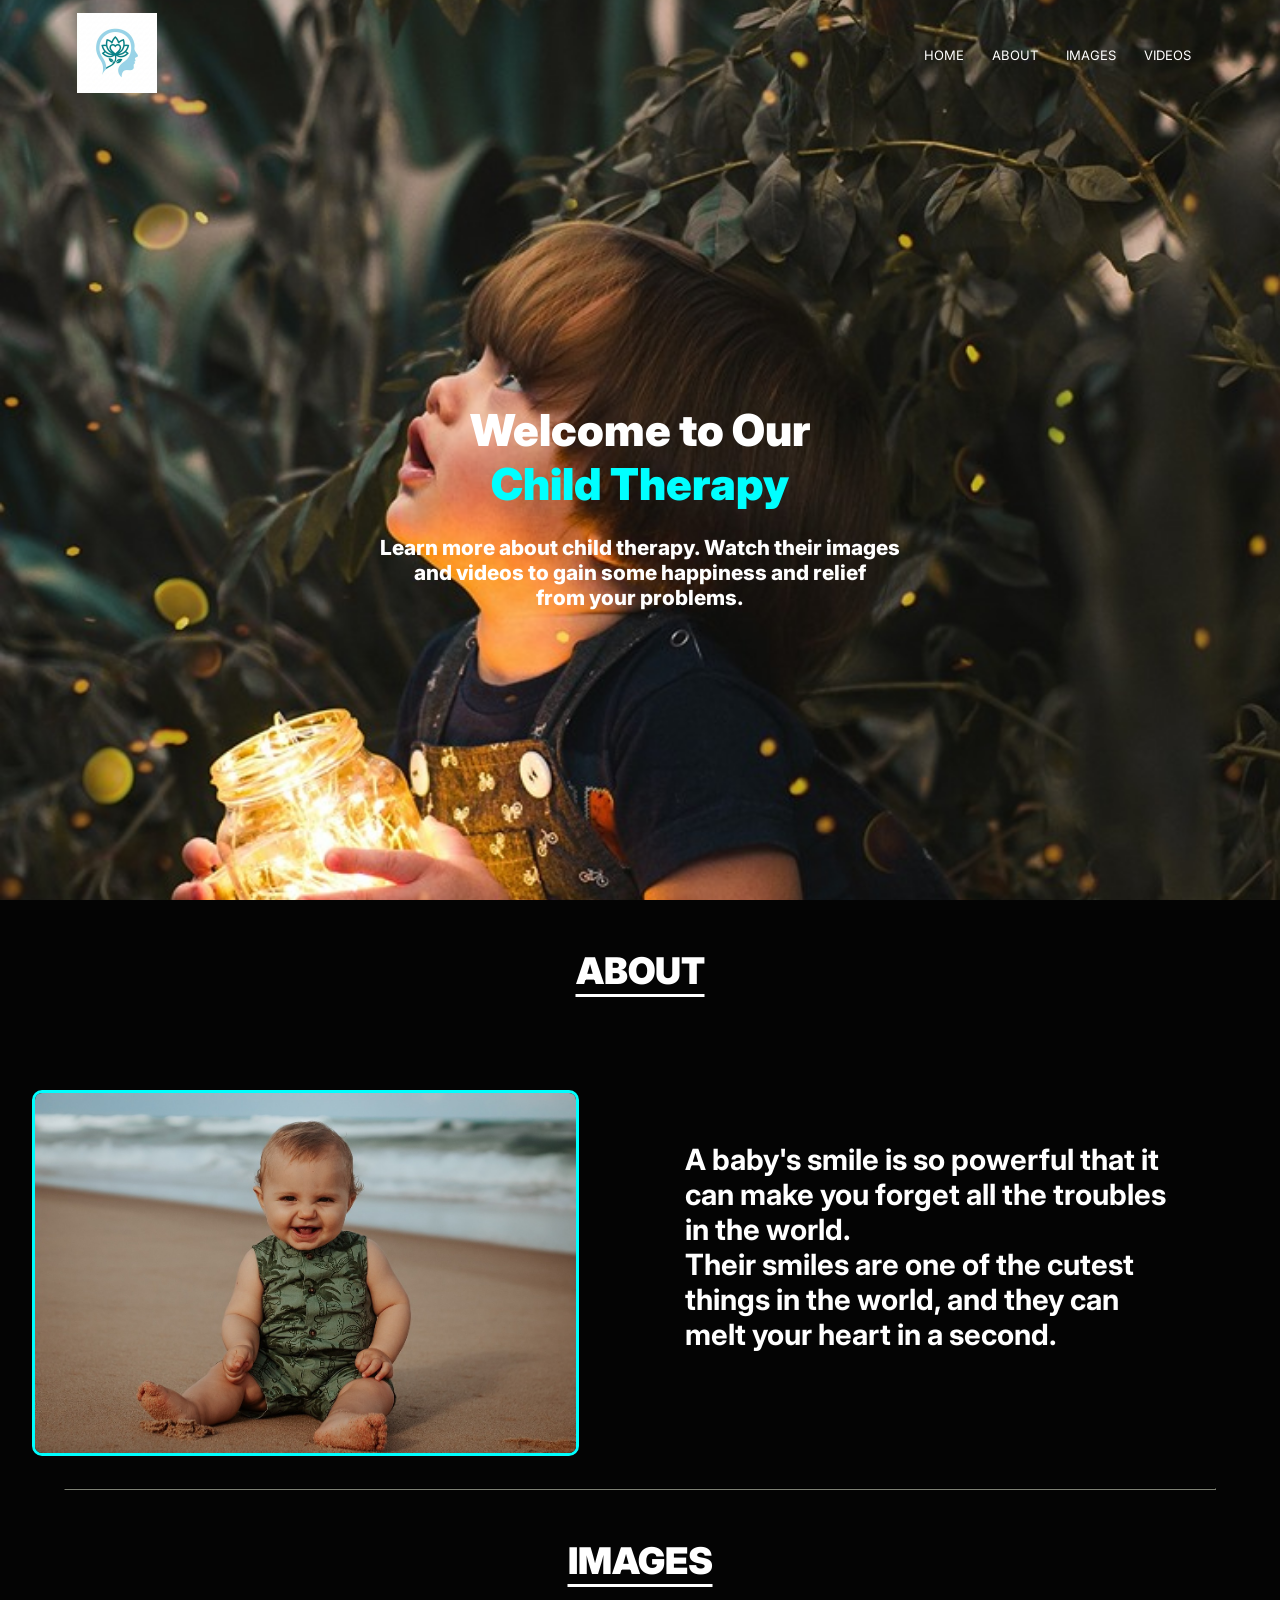
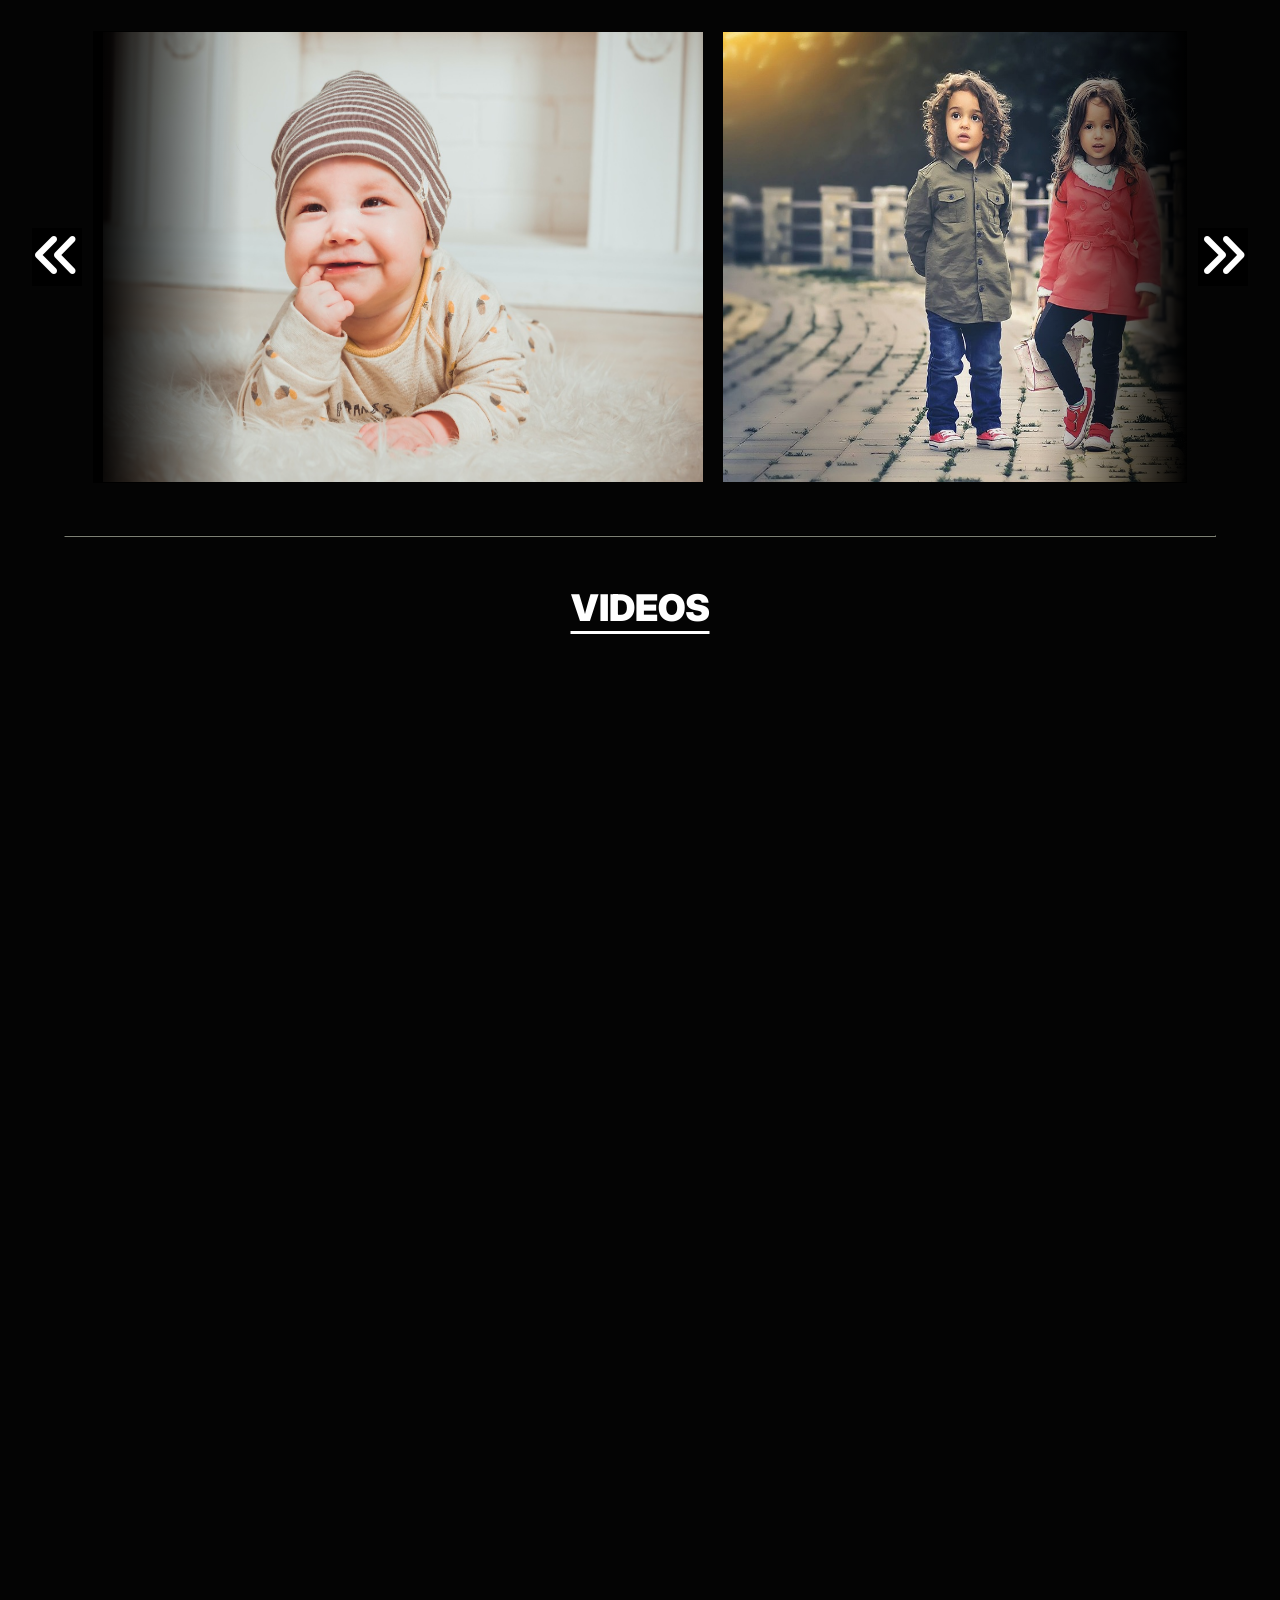
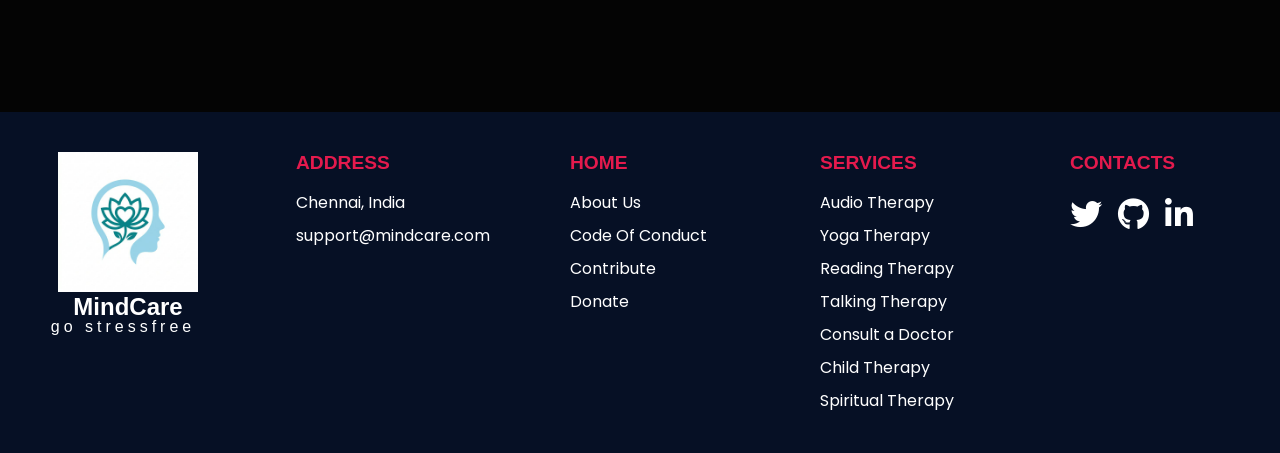
<file: html/childTherapy.html>
<!DOCTYPE html>
<html lang="en">

<head>
  <meta charset="UTF-8" />
  <meta http-equiv="X-UA-Compatible" content="IE=edge" />
  <meta name="viewport" content="width=device-width, initial-scale=1.0" />
  <link rel="icon" href="../images/favicon-enhanced.png" />
  <link rel="preconnect" href="https://fonts.googleapis.com" />
  <link rel="preconnect" href="https://fonts.gstatic.com" crossorigin />
  <link rel="stylesheet" type="text/css"
    href="https://cdnjs.cloudflare.com/ajax/libs/font-awesome/6.1.1/css/all.min.css" />
  <link href="https://fonts.googleapis.com/css2?family=Inter:wght@100;400;700&display=swap" rel="stylesheet" />
  <title>MindCare - Child Therapy</title>
  <link rel="stylesheet" href="../css/childTherapy.css" />
</head>

<body>
  <!-- Navbar Section -->
  <nav>
    <a href="../index.html"><img class="audio-logo" src="../logo.png" alt="Logo" /></a>

    <div class="nav-links" id="navLinks">
      <ul>
        <li><a href="../index.html">HOME</a></li>
        <li><a href="#about" class=".smooth-scroll">ABOUT</a></li>
        <li><a href="#images" class=".smooth-scroll">IMAGES </a></li>
        <li><a href="#videos" class=".smooth-scroll">VIDEOS </a></li>
      </ul>
    </div>
    <div class="hamburger" id="ham">
      <svg stroke="currentColor" fill="currentColor" stroke-width="0" viewBox="0 0 1024 1024" height="1em" width="1em"
        xmlns="http://www.w3.org/2000/svg">
        <path
          d="M904 160H120c-4.4 0-8 3.6-8 8v64c0 4.4 3.6 8 8 8h784c4.4 0 8-3.6 8-8v-64c0-4.4-3.6-8-8-8zm0 624H120c-4.4 0-8 3.6-8 8v64c0 4.4 3.6 8 8 8h784c4.4 0 8-3.6 8-8v-64c0-4.4-3.6-8-8-8zm0-312H120c-4.4 0-8 3.6-8 8v64c0 4.4 3.6 8 8 8h784c4.4 0 8-3.6 8-8v-64c0-4.4-3.6-8-8-8z">
        </path>
      </svg>
    </div>

  </nav>

  <!-- Mobile Layout Navbar -->
  <div class="menu" id="menu">
    <ul class="menu-link">
      <li><a href="../index.html">HOME</a></li>
      <li><a class="close" href="#about">ABOUT</a></li>
      <li><a class="close" href="#images">IMAGES </a></li>
      <li><a class="close" href="#videos">VIDEOS </a></li>
    </ul>
  </div>
  <!-- Mobile Layout Navbar Ends Here -->

  <!-- Navbar Section Ends Here -->


  <header>
    <div class="center">
      <h1 id="title">Welcome to Our <br><span class="heading-span">Child Therapy</span></h1>
      <h3 id="subtitle">Learn more about child therapy. Watch their images<br> and videos to gain some happiness and
        relief <br> from your problems.</h3>
    </div>
  </header>
  <section id="about" class="about">
    <h1 class="section-headings">ABOUT</h1>
    <div class="bfit">
      <img src="../images/about-child.jpg" width="700" height="600">
      <div class="btext">
        <div class="baby-text">
          <div class="baby-text">
            <h3>A baby's smile is so powerful that it can make you forget all the troubles </h3>
          </div>
          <div class="baby-text">
            <h3>in the world.</h3>
          </div>
          <div class="baby-text">
            <h3>Their smiles are one of the cutest things in the world, and they can</h3>
          </div>
          <div class="baby-text">
            <h3> melt your heart in a second.</h3>
          </div>
        </div>

      </div>
    </div>
  </section>
  <hr />
  <section id="images">
    <h1 class="section-headings">IMAGES</h1>
    <div class="main-scroll-div">
      <div>
        <button class="icon" onclick="scrolll()"> <i class="fas fa-angle-double-left"></i></button>
      </div>
      <div class="cover">
        <div class="scroll-images">
          <div class="child"><img class="child-img" src="../images/slider-8.jpg" alt="image"></div>
          <div class="child"><img class="child-img" src="../images/slider-3.jpg" alt="image"></div>
          <div class="child"><img class="child-img" src="../images/slider-4.jpg" alt="image"></div>
          <div class="child"><img class="child-img" src="../images/slider-5.jpg" alt="image"></div>
          <div class="child"><img class="child-img" src="../images/slider-6.jpg" alt="image"></div>
          <div class="child"><img class="child-img" src="../images/slider-2.jpg" alt="image"></div>
          <div class="child"><img class="child-img" src="../images/slider-7.jpg" alt="image"></div>
          <div class="child"><img class="child-img" src="../images/slider-8.jpg" alt="image"></div>
          <div class="child"><img class="child-img" src="../images/slider-9.jpg" alt="image"></div>
        </div>
      </div>
      <div>
        <button class="icon" onclick="scrollr()"> <i class="fas fa-angle-double-right"></i></button>
      </div>
    </div>

    <br>
  </section>
  <hr />
  <!-- Video Section  -->
  <section id="videos">
    <h1 class="section-headings">VIDEOS</h1>
    <div class="collection">
      <div class="video">
        <iframe width="560" height="315" src="https://www.youtube.com/embed/_NTfTd4HCRo?si=qeEoiQqz7HKqiZ1T" title="YouTube video player" frameborder="0" allow="accelerometer; autoplay; clipboard-write; encrypted-media; gyroscope; picture-in-picture" allowfullscreen></iframe>
      </div>
      <div class="video">
        <iframe width="560" height="315" src="https://www.youtube.com/embed/zs21cKJs87E" title="YouTube video player"
          frameborder="0"
          allow="accelerometer; autoplay; clipboard-write; encrypted-media; gyroscope; picture-in-picture"
          allowfullscreen></iframe>
      </div>
      <div class="video">
        <iframe width="560" height="315" src="https://www.youtube.com/embed/1YBheuHma8I" title="YouTube video player"
          frameborder="0"
          allow="accelerometer; autoplay; clipboard-write; encrypted-media; gyroscope; picture-in-picture"
          allowfullscreen></iframe>
      </div>
      <div class="video">
        <iframe width="560" height="315" src="https://www.youtube.com/embed/L49VXZwfup8" title="YouTube video player"
          frameborder="0"
          allow="accelerometer; autoplay; clipboard-write; encrypted-media; gyroscope; picture-in-picture"
          allowfullscreen></iframe>
      </div>
      <div class="video">
        <iframe width="560" height="315" src="https://www.youtube.com/embed/gB12TV38QBo" title="YouTube video player"
          frameborder="0"
          allow="accelerometer; autoplay; clipboard-write; encrypted-media; gyroscope; picture-in-picture"
          allowfullscreen></iframe>
      </div>
      <div class="video">
        <iframe width="560" height="315" src="https://www.youtube.com/embed/cmCtTFRLaks?si=E0cL60acdnPoVnwi" title="YouTube video player" frameborder="0" allow="accelerometer; autoplay; clipboard-write; encrypted-media; gyroscope; picture-in-picture" allowfullscreen></iframe>
      </div>
    </div>
  </section>


  <!-- footer start -->
  <footer>
    <div class="footer-container">
      <!--logo and info column-->
      <div class="col">
        <!--logo insert-->
        <img src="../logo.png" alt="logo" class="footlogo" />
        <div class="footercontent">
          <h2 class="footerheading">MindCare</h2>
          <p class="footerpara">go stressfree</p>
        </div>
      </div>

      <!--ADDRESS COLUMN-->

      <div class="footer-side-col">
        <div class="col">
          <h3>
            ADDRESS
            <div class="underline"><span></span></div>
          </h3>
          <p>Chennai, India</p>
          <p class="email-id"><a href="mailto:support@mindcare.com">support@mindcare.com</a></p>
        </div>
        <!--HOME COLUMN-->
        <div class="col">
          <h3>HOME</h3>
          <ul>
            <li><a href="#about">About Us</a></li>
            <li>
              <a href="https://github.com/Susmita-Dey/MindCare/blob/main/CODE_OF_CONDUCT.md">Code Of Conduct</a>
            </li>
            <li>
              <a href="https://github.com/Susmita-Dey/MindCare">Contribute</a>
            </li>
            <li>
              <a href="https://www.buymeacoffee.com/susmitadey">Donate</a>
            </li>
          </ul>
        </div>
        <!--OUR SERVICES COLUMN-->
        <div class="col">
          <h3>
            SERVICES
            <div class="underline"><span></span></div>
          </h3>
          <ul>
            <li>
              <a href="audioTherapy.html">Audio Therapy</a>
            </li>
            <li>
              <a href="yogatherapy.html">Yoga Therapy</a>
            </li>
            <li>
              <a href="readingTherapy.html">Reading Therapy</a>
            </li>
            <li>
              <a href="talkingTherapy.html">Talking Therapy</a>
            </li>
            <li>
              <a href="https://www.practo.com/counselling-psychology">Consult a Doctor</a>
            </li>
            <li>
              <a href="childTherapy.html">Child Therapy</a>
            </li>
            <li>
              <a href="spirituality.html">Spiritual Therapy</a>
            </li>
          </ul>
        </div>
        <!--CONTACTS COLUMN-->
        <div class="col">
          <h3>
            CONTACTS
            <div class="underline"><span></span></div>
          </h3>
          <div class="social-menu">
            <ul>
              <a href="https://twitter.com/mindcare665" target="_blank">
                <li id="social-twitter"><i class="fab fa-2x fa-twitter"></i></li>
              </a>
              <a href="https://github.com/Susmita-Dey/MindCare" target="_blank">
                <li id="social-github"><i class="fab fa-2x fa-github"></i></li>
              </a>
              <a href="https://www.linkedin.com/in/mindcare-web-820705238" target="_blank">
                <li id="social-linkedin"><i class="fab fa-2x fa-linkedin-in"></i></li>
              </a>
            </ul>
          </div>
        </div>
      </div>
    </div>
    </div>
  </footer>
  <script src="childTherapy.js"></script>
</body>

</html>
</file>
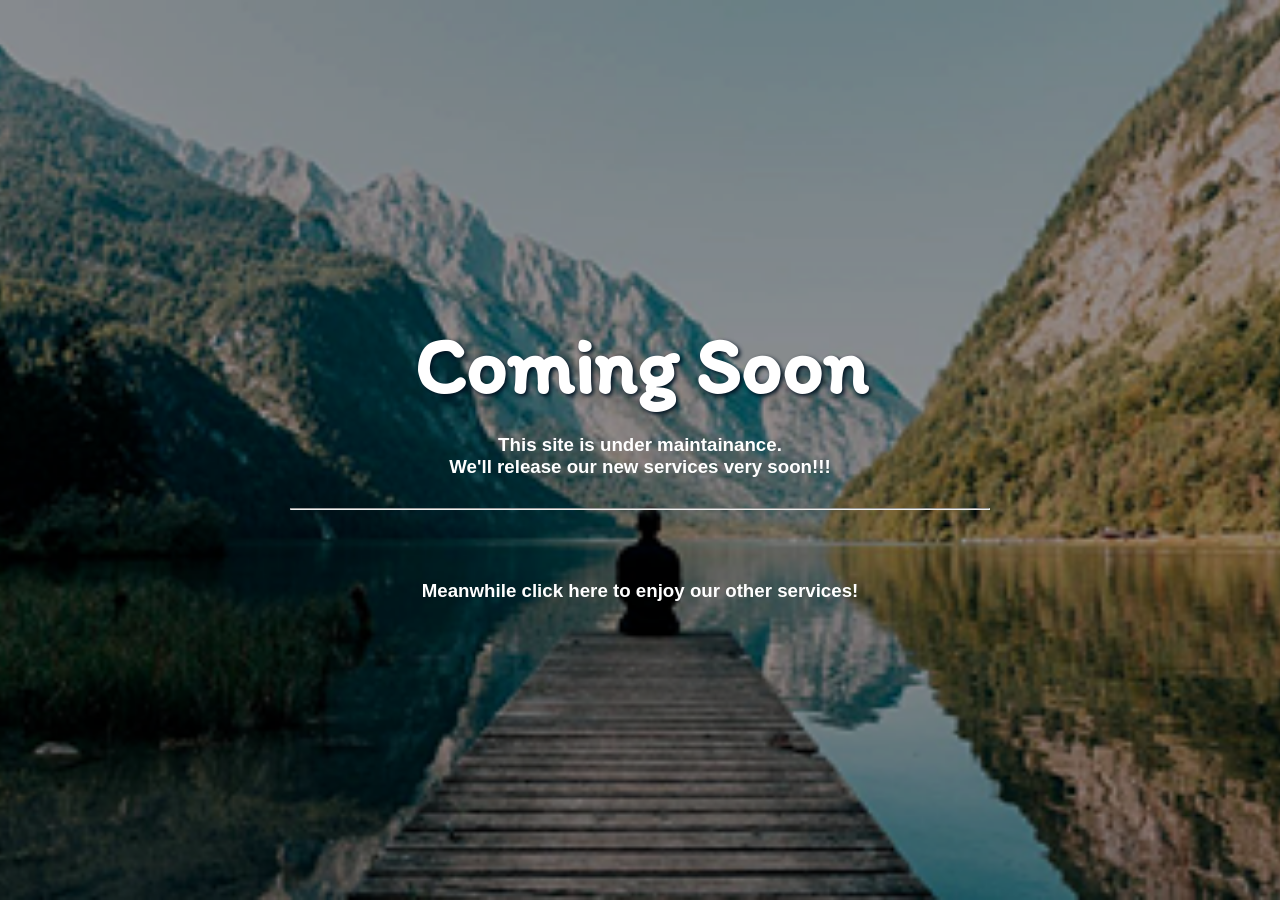
<file: html/comingSoon.html>
<!DOCTYPE html>
<html lang="en">
  <head>
    <meta charset="UTF-8" />
    <meta http-equiv="X-UA-Compatible" content="IE=edge" />
    <meta name="viewport" content="width=device-width, initial-scale=1.0" />
    <link rel ="icon" href="../images/favicon-enhanced.png">
    <link rel="stylesheet" href="../css/styles.css" />
    <link rel="preconnect" href="https://fonts.googleapis.com">
<link rel="preconnect" href="https://fonts.gstatic.com" crossorigin>
<link href="https://fonts.googleapis.com/css2?family=Cedarville+Cursive&family=Dancing+Script&family=Itim&family=Oleo+Script+Swash+Caps&family=Permanent+Marker&display=swap" rel="stylesheet">
    <title>MindCare - Coming Soon</title>
  </head>
  <body>
      <h1>Coming Soon</h1>
      <h3>This site is under maintainance.<br />We'll release our new services very
        soon!!!</h3>
      <hr>
      <p id="launch"></p>
      <h3><a href="https://mindcare-stress-free.netlify.app/#services">Meanwhile click here to enjoy our other services!</a></h3>
  
    </body>
<!--     <script src="../js/comingSoon.js"></script> -->
</html>
</file>
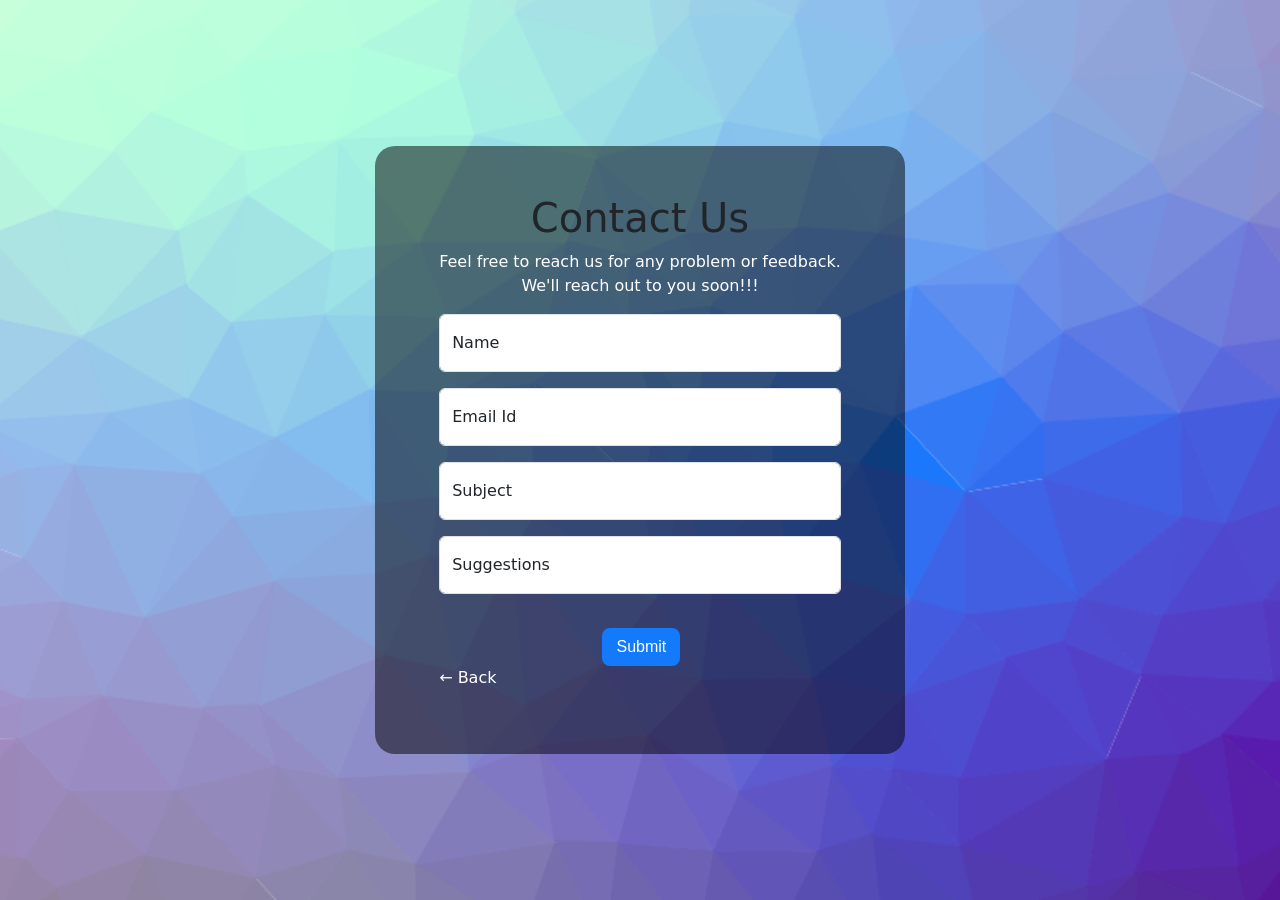
<file: html/contact.html>
<!DOCTYPE html>
<html lang="en">

<head>
    <meta charset="UTF-8" />
    <meta http-equiv="X-UA-Compatible" content="IE=edge" />
    <meta name="viewport" content="width=device-width, initial-scale=1.0" />
    <link rel="icon" href="../images/favicon-enhanced.png">
    <title>MindCare - Contact Us</title>
    <link rel="stylesheet" href="css/contact.css" />
    <link rel="stylesheet" href="https://cdn.jsdelivr.net/npm/bootstrap@5.2.0/dist/css/bootstrap.min.css">
</head>

<body onload="myfunction()">
    <div id="load"></div>
    <!-- Contact Us Section -->
    <section id="contact">
        <div class="form-container">
            <div class="header">
                <h1>Contact Us</h1>
                <p>
                    Feel free to reach us for any problem or feedback.<br />We'll reach
                    out to you soon!!!
                </p>
            </div>

            <form action="https://formspree.io/f/mvoygqdg" method="POST">
                <div class="form-floating mb-3">
                    <input type="text" pattern="^[\S]+\s+[\S]+$" name="name" class="name form-control" id="name" placeholder="Name" required>
                    <label for="name">Name</label>
                </div>

                <div class="form-floating mb-3">
                    <input type="email" name="email" class="email form-control" id="email" placeholder="Email id" required>
                    <label for="email">Email Id</label>
                </div>

                <div class="form-floating mb-3">
                    <input type="text" pattern="^[\S\s]+\S" name="subject" class="subject form-control" id="subject" placeholder="Subject" required>
                    <label for="subject">Subject</label>
                </div>

                <div class="form-floating mb-3">
                    <input type="text" name="suggestion" pattern="^[\S\s]+\S" class="suggestion form-control" id="suggestion" placeholder="Suggestion" required>
                    <label for="suggestion">Suggestions</label>
                </div>

                <a class="atag" href="mailto:support@mindcare.com"><button type="submit" class="btn">Submit</button></a>   
            </form>
            <p><a class="tag" href="../index.html">&#8592; Back</a></p>
        </div>
    </section>
    <script>
        var preloader = document.getElementById('load');
        function myfunction(){
            preloader.style.display='none';
        }
    </script>
</body>

</html>
<script src="https://cdn.jsdelivr.net/npm/bootstrap@5.2.0/dist/js/bootstrap.bundle.min.js"></script>
</file>
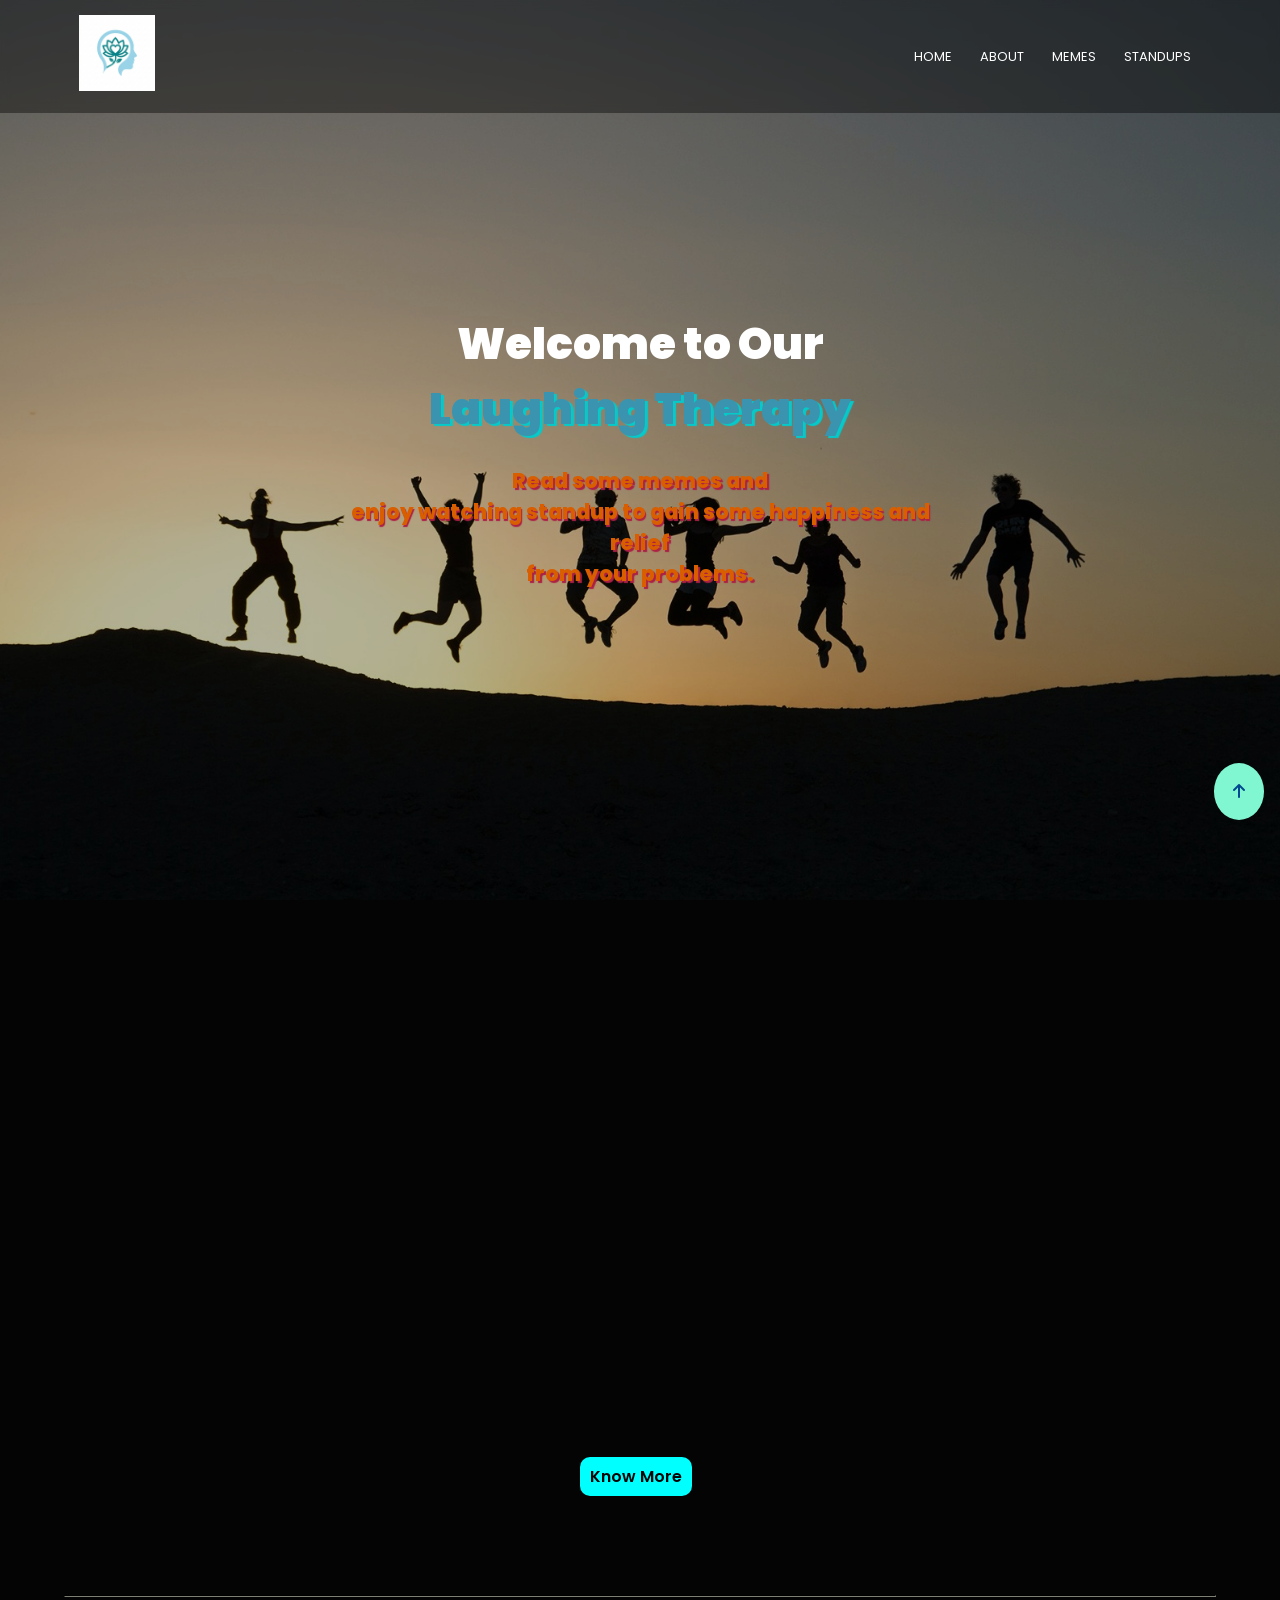
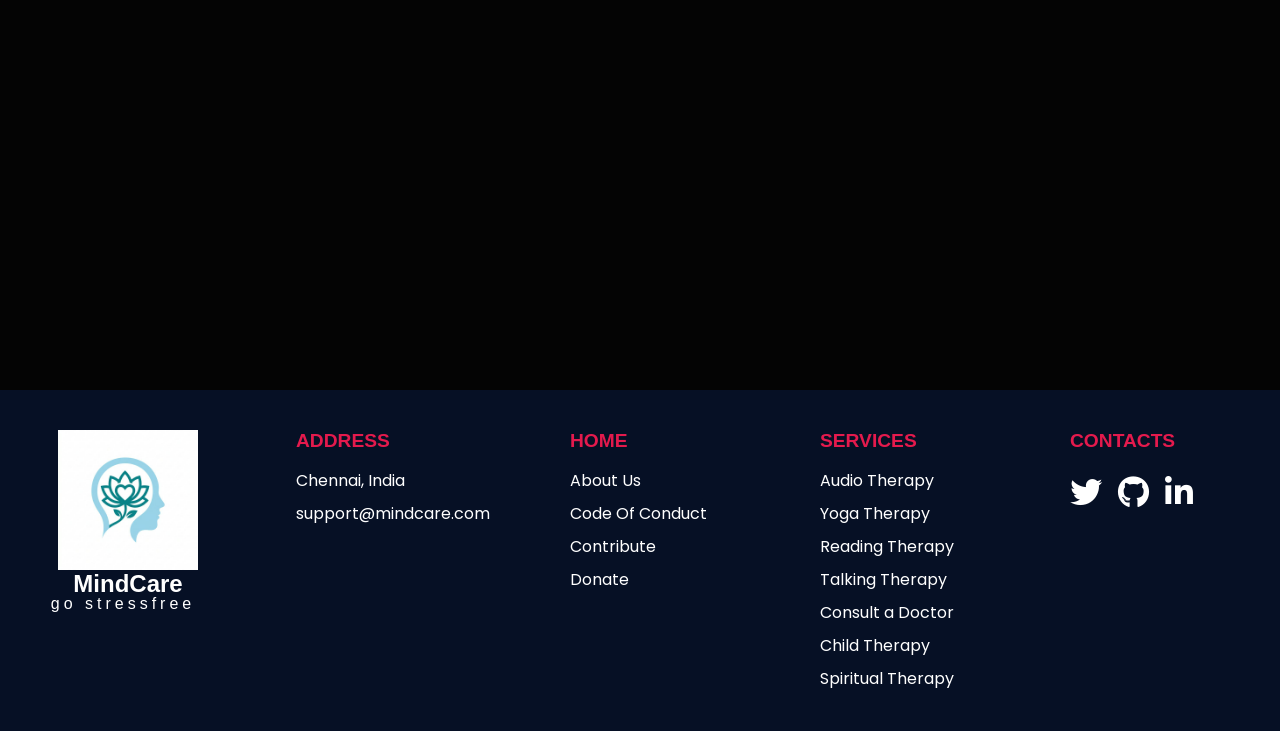
<file: html/laughTherapy.html>
<!DOCTYPE html>
<html lang="en">
  <head>
    <meta charset="UTF-8" />
    <meta http-equiv="X-UA-Compatible" content="IE=edge" />
    <meta name="viewport" content="width=device-width, initial-scale=1.0" />
    <link rel="icon" href="../images/favicon-enhanced.png" />
    <title>MindCare - Laughing Therapy</title>
    <link rel="stylesheet" href="css/laugh.css" />
    <link
      rel="stylesheet"
      type="text/css"
      href="https://cdnjs.cloudflare.com/ajax/libs/font-awesome/6.1.1/css/all.min.css"
    />
    <link href="https://unpkg.com/aos@2.3.1/dist/aos.css" rel="stylesheet">
  </head>
  <body onload="myfunction()" id="main">
    <div id="load">
      <div style="background-color: white; height: 25vh; width: 100%; position: relative; top: -70px;"></div>
    </div>
    <div id="back-top-div" class="back-top-wrap">
      <i class="fas fa-arrow-up"></i>
    </div>
    
  
    <nav>
      <a href="../index.html"><img class="audio-logo" src="../logo.png" alt="Logo"/></a>

      <div class="nav-links" id="navLinks">
        <ul>
          <li><a href="../index.html">HOME</a></li>
          <li><a href="#about">ABOUT</a></li>
          <li><a href="#memes">MEMES </a></li>
          <li><a href="#standups">STANDUPS </a></li>
        </ul>
      </div>

      <div class="hamburger" id="ham">
        <svg stroke="currentColor" fill="currentColor" stroke-width="0" viewBox="0 0 1024 1024" height="1em" width="1em" xmlns="http://www.w3.org/2000/svg"><path d="M904 160H120c-4.4 0-8 3.6-8 8v64c0 4.4 3.6 8 8 8h784c4.4 0 8-3.6 8-8v-64c0-4.4-3.6-8-8-8zm0 624H120c-4.4 0-8 3.6-8 8v64c0 4.4 3.6 8 8 8h784c4.4 0 8-3.6 8-8v-64c0-4.4-3.6-8-8-8zm0-312H120c-4.4 0-8 3.6-8 8v64c0 4.4 3.6 8 8 8h784c4.4 0 8-3.6 8-8v-64c0-4.4-3.6-8-8-8z"></path></svg>
      </div>
    </nav>
  
    <div class="menu" id="menu">
      <ul class="menu-link">
        <li><a  href="../index.html">HOME</a></li>
        <li><a onclick="closeMenu()" href="#about">ABOUT</a></li>
        <li><a onclick="closeMenu()" href="#memes">MEMES </a></li>
        <li><a  onclick="closeMenu()" href="#standups">STANDUPS </a></li>
      </ul>
    </div>
    
    <header>
      <div class="filter"></div>
      <div class="center"> 
        <h1  data-aos="fade-down"  id="title">Welcome to Our <br><span class="heading-span">Laughing Therapy</span></h1>
        <h3 data-aos="fade-up-right" data-aos-duration="1500" id="subtitle">Read some memes and <br>enjoy watching standup to gain some happiness and relief <br> from your problems.</h3>
      </div>
    </header>

    <section id="about">
      <h1 data-aos="flip-right" class="section-headings">ABOUT</h1>
      <div class="about-container">
        <div data-aos="fade-up-right" data-aos-duration="5000" class="image">
          <img src="../images/laugh.jpg" alt="">
        </div>
        <div class="about-content">
          <h4 data-aos="fade-up-left" class="one"> Laughter Yoga includes four things:</h4>
          <ol class="about-list">
            <li data-aos="fade-left">Clapping in rhythm to ‘ho-ho-ha-ha-ha’.</li>
            <li data-aos="fade-left">Breathing and stretching.</li>
            <li data-aos="fade-left">Child-like play.</li>
            <li data-aos="fade-left">Laughter exercises.</li>
          </ol>
          <a href="https://www.healthline.com/nutrition/laughing-yoga" target="_blank">Know More</a>
        </div>
      </div>
    </section>
    <hr/>
    <section id="memes">
      <h1  data-aos="zoom-out" class="section-headings">MEMES</h1>
      <div data-aos="flip-up" class="slideshow-container">
        <div class="mySlides fade">
          <img src="../images/meme1.jpg" style="width:50%; margin-left: 25%;">
        </div>
      
        <div data-aos="flip-up" class="mySlides fade">
          <img src="../images/meme2.jpg" style="width:50%; margin-left: 25%;">
        </div>
      
        <div data-aos="flip-up" class="mySlides fade">
          <img src="../images/meme3.jpg" style="width:50%; margin-left: 25%;">
        </div>

        <div data-aos="flip-up" class="mySlides fade">
          <img src="../images/meme4.jpg" style="width:50%; margin-left: 25%;">
        </div>

        <div data-aos="flip-up" class="mySlides fade">
          <img src="../images/meme5.jpg" style="width:50%; margin-left: 25%;">
        </div>

        <div data-aos="flip-up" class="mySlides fade">
          <img src="../images/meme6.jpg" style="width:50% ; margin-left: 25%;">
        </div>
    
        <!-- Next and previous buttons -->
        <a class="prev" onclick="plusSlides(-1)">&#10094;</a>
        <a class="next" onclick="plusSlides(1)">&#10095;</a>
      </div>
      <br>
    </section>
    <hr/>
    <section id="standups">
      <h1 data-aos="zoom-in-up" class="section-headings">STANDUPS</h1>
        <div class="collection">
          <div data-aos="flip-down" class="video">
            <iframe
              width="100%"
              height="330"
              src="https://www.youtube.com/embed/Tqsz6fjvhZM"
              title="YouTube video player"
              frameborder="0"
              allow="accelerometer; autoplay; clipboard-write; encrypted-media; gyroscope; picture-in-picture"
              allowfullscreen>
            </iframe>
          </div>
          <div data-aos="flip-down" class="video">
            <iframe
              width="100%"
              height="330"
              src="https://www.youtube.com/embed/Y2Oj9gllHno?start=16"
              title="YouTube video player"
              frameborder="0"
              allow="accelerometer; autoplay; clipboard-write; encrypted-media; gyroscope; picture-in-picture"
              allowfullscreen>
            </iframe>
          </div>
          <div data-aos="flip-down" class="video">
            <iframe
              width="100%"
              height="330"
              src="https://www.youtube.com/embed/XDlyS4N__3o?start=22"
              title="YouTube video player"
              frameborder="0"
              allow="accelerometer; autoplay; clipboard-write; encrypted-media; gyroscope; picture-in-picture"
              allowfullscreen>
            </iframe>
          </div>
          <div data-aos="flip-down" class="video">
            <iframe
              width="100%"
              height="330"
              src="https://www.youtube.com/embed/z12bz7adLKI"
              title="YouTube video player"
              frameborder="0"
              allow="accelerometer; autoplay; clipboard-write; encrypted-media; gyroscope; picture-in-picture"
              allowfullscreen>
            </iframe>
          </div>
          <div data-aos="flip-down" class="video">
            <iframe
              width="100%"
              height="330"
              src="https://www.youtube.com/embed/pjSxOnCkHIA?si=0KNI6JYCbbjujeFY"
              title="YouTube video player"
              frameborder="0"
              allow="accelerometer; autoplay; clipboard-write; encrypted-media; gyroscope; picture-in-picture"
              allowfullscreen>
            </iframe>
          </div>
          <div data-aos="flip-down" class="video">
            <iframe
              width="100%"
              height="330"
              src="https://www.youtube.com/embed/J38ZBIvLank"
              title="YouTube video player"
              frameborder="0"
              allow="accelerometer; autoplay; clipboard-write; encrypted-media; gyroscope; picture-in-picture"
              allowfullscreen>
            </iframe>
          </div>
          <div data-aos="flip-down" class="video" >
            <iframe
              width="100%"
              height="330"
              src="https://www.youtube.com/embed/dtaJzUbQS7E"
              title="YouTube video player"
              frameborder="0"
              allow="accelerometer; autoplay; clipboard-write; encrypted-media; gyroscope; picture-in-picture"
              allowfullscreen>
            </iframe>
          </div>
          <div data-aos="flip-down" class="video">
            <iframe
              width="100%"
              height="330"
              src="https://www.youtube.com/embed/8PtsKRBgLrA"
              title="YouTube video player"
              frameborder="0"
              allow="accelerometer; autoplay; clipboard-write; encrypted-media; gyroscope; picture-in-picture"
              allowfullscreen>
            </iframe>
          </div>
          <div data-aos="flip-down" class="video">
            <iframe
              width="100%"
              height="330"
              src="https://www.youtube.com/embed/cHLM9L_5gj0"
              title="YouTube video player"
              frameborder="0"
              allow="accelerometer; autoplay; clipboard-write; encrypted-media; gyroscope; picture-in-picture"
              allowfullscreen>
            </iframe>
          </div>
          <div data-aos="flip-down" class="video">
            <iframe
              width="100%"
              height="330"
              src="https://www.youtube.com/embed/injU8xUHoyU"
              title="YouTube video player"
              frameborder="0"
              allow="accelerometer; autoplay; clipboard-write; encrypted-media; gyroscope; picture-in-picture"
              allowfullscreen>
            </iframe>
          </div>
          <div data-aos="flip-down" class="video">
            <iframe 
              width="100%"
              height="330" 
              src="https://www.youtube.com/embed/KKnhgkmV7k8" 
              title="YouTube video player" 
              frameborder="0" 
              allow="accelerometer; autoplay; clipboard-write; encrypted-media; gyroscope; picture-in-picture" 
              allowfullscreen>
            </iframe>
          </div>
          <div data-aos="flip-down" class="video">
            <iframe 
              width="100%" 
              height="330" 
              src="https://www.youtube.com/embed/_9x9zagDbks" 
              title="YouTube video player" 
              frameborder="0" 
              allow="accelerometer; autoplay; clipboard-write; encrypted-media; gyroscope; picture-in-picture" 
              allowfullscreen>
            </iframe>
          </div>
          <div data-aos="flip-down" class="video">
            <iframe 
              width="100%" 
              height="330" 
              src="https://www.youtube.com/embed/L9pA6sZZjeY"
              title="YouTube video player"
              frameborder="0" 
              allow="accelerometer; autoplay; clipboard-write; encrypted-media; gyroscope; picture-in-picture" 
              allowfullscreen>
            </iframe>
          </div>
          <div data-aos="flip-down" class="video">
            <iframe 
              width="100%" 
              height="330"
              src="https://www.youtube.com/embed/MLOp3iQFlXY" 
              title="YouTube video player" 
              frameborder="0" 
              allow="accelerometer; autoplay; clipboard-write; encrypted-media; gyroscope; picture-in-picture" 
              allowfullscreen>
            </iframe>
          </div>
          <div data-aos="flip-down" class="video">
            <iframe 
              width="100%"
              height="330" 
              src="https://www.youtube.com/embed/AhacYw9dkyE" 
              title="YouTube video player" 
              frameborder="0" 
              allow="accelerometer; autoplay; clipboard-write; encrypted-media; gyroscope; picture-in-picture" 
              allowfullscreen>
            </iframe>
          </div>
          <div data-aos="flip-down" class="video">
            <iframe 
              width="100%"
              height="330" 
              src="https://www.youtube.com/embed/qkxuFKqJXWY" 
              title="YouTube video player"
              frameborder="0" 
              allow="accelerometer; autoplay; clipboard-write; encrypted-media; gyroscope; picture-in-picture" 
              allowfullscreen>
            </iframe>
          </div>
        </div>
    </section>

    <!-- footer start -->
    <footer>
      <div class="footer-container">
        <!--logo and info column-->
        <div class="col">
          <!--logo insert-->
          <img src="../logo.png" alt="logo" class="footlogo" />
          <div class="footercontent">
            <h2 class="footerheading">MindCare</h2>
            <p class="footerpara">go stressfree</p>
          </div>
        </div>

        <!--ADDRESS COLUMN-->

        <div class="footer-side-col">
          <div class="col">
            <h3>
              ADDRESS
              <div class="underline"><span></span></div>
            </h3>
            <p>Chennai, India</p>
            <p class="email-id">
              <a href="mailto:support@mindcare.com">support@mindcare.com</a>
            </p>
          </div>

          <!--HOME COLUMN-->

          <div class="col">
            <h3>HOME</h3>
            <ul>
              <li><a href="#about">About Us</a></li>
              <li><a href="https://github.com/Susmita-Dey/MindCare/blob/main/CODE_OF_CONDUCT.md">Code Of Conduct</a></li>
              <li><a href="https://github.com/Susmita-Dey/MindCare">Contribute</a></li>
              <li><a href="https://www.buymeacoffee.com/susmitadey">Donate</a></li>
            </ul>
          </div>

          <!--OUR SERVICES COLUMN-->

          <div class="col">
            <h3>SERVICES<div class="underline"><span></span></div></h3>
            <ul>
              <li>
                <a href="audioTherapy.html">Audio Therapy</a>
              </li>
              <li>
                <a href="yogatherapy.html">Yoga Therapy</a>
              </li>
              <li>
                <a href="readingTherapy.html">Reading Therapy</a>
              </li>
              <li>
                <a href="talkingTherapy.html">Talking Therapy</a>
              </li>
              <li>
                <a href="https://www.practo.com/counselling-psychology">Consult a Doctor</a>
              </li>
              <li>
                <a href="childTherapy.html"
                  >Child Therapy</a
                >
              </li>
              <li>
                <a href="spirituality.html"
                  >Spiritual Therapy</a
                >
              </li>
            </ul>
          </div>

          <!--CONTACTS COLUMN-->

          <div class="col">
            <h3>CONTACTS<div class="underline"><span></span></div></h3>
            <div class="social-menu">
              <ul>
                <a href="https://twitter.com/mindcare665" target="_blank">
                  <li id="social-twitter"><i class="fab fa-2x fa-twitter"></i></li>
                </a>
                <a href="https://github.com/Susmita-Dey/MindCare" target="_blank">
                  <li id="social-github"><i class="fab fa-2x fa-github"></i></li>
                </a>
                <a href="https://www.linkedin.com/in/mindcare-web-820705238" target="_blank">
                  <li id="social-linkedin"><i class="fab fa-2x fa-linkedin-in"></i></li>
                </a>
              </ul>
            </div>
          </div>
        </div>
      </div>
    </footer>

    <script src="https://unpkg.com/aos@2.3.1/dist/aos.js"></script>
    <script>
      AOS.init();
    </script>
    <script src="laughTherapy.js"></script>    
  </body>
</html>
</file>
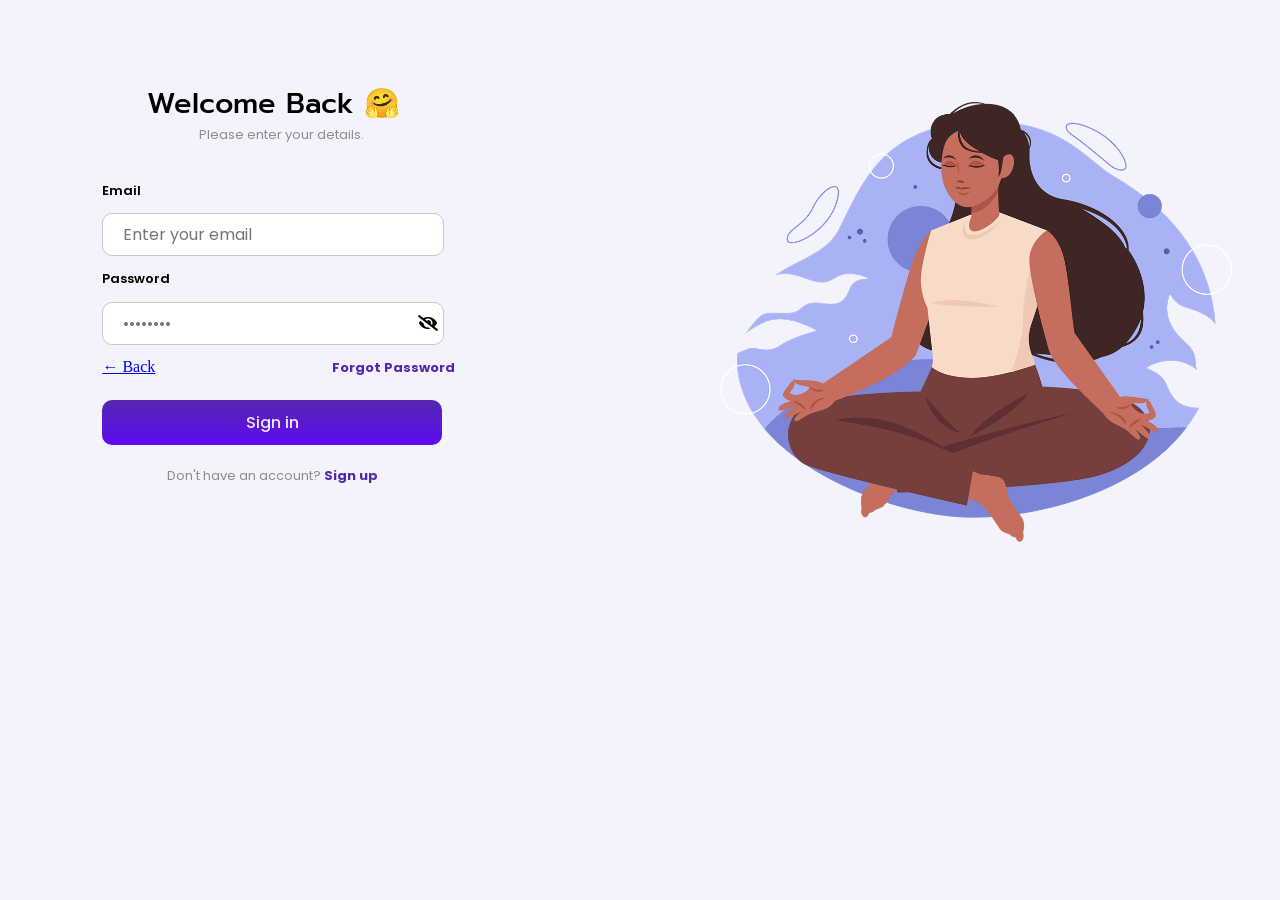
<file: html/login.html>
<!DOCTYPE html>
<html lang="en">
<head>
  <meta charset="UTF-8" />
  <meta http-equiv="X-UA-Compatible" content="IE edge" />
  <meta name="viewport" content="width=device-width, initial-scale=1.0" />
  <link rel="icon" href="../images/favicon-enhanced.png" />
  <link rel="stylesheet" href="css/login.css" />
  <link rel="stylesheet" href="https://cdnjs.cloudflare.com/ajax/libs/font-awesome/5.13.0/css/all.min.css" />

  <style>
    /* Custom CSS for alert messages */
    .alert {
      display: none;
      position: fixed;
      top: 10%;
      left: 50%;
      transform: translate(-50%, -50%);
      padding: 20px;
      background-color: #4caf50;
      color: white;
      text-align: center;
      border-radius: 6px;
      box-shadow: 0px 0px 10px 0px #262626;
      opacity: 0.8;
      transition: all 0.3s ease-in-out;
      z-index: 1;
    }

    #emptyFieldsAlert {
      background-color: red;
    }
    
    input[type="password"]::-webkit-credentials-auto-fill-button,
    input[type="password"]::-webkit-contacts-auto-fill-button,
    input[type="password"]::-ms-reveal {
        display: none;
      }
  </style>
  <title>MindCare - Login</title>
</head>
  <body onload="myfunction()">
    <div id="load">
      <div
        style="
          background-color: white;
          height: 25vh;
          width: 100%;
          position: relative;
          top: -70px;
        "></div>
  </div>

  <div class="alert" id="emptyFieldsAlert" style="display: none">
    Please fill in all fields!
  </div>
  <img src="../images/signupill.png" alt="" />
  <div class="login">
    <div class="welcome">
      <h1 class="titletext">Welcome Back &#x1F917</h1>
      <span>Please enter your details.</span>
    </div>
    <div class="inputs">
      <span>Email<br /></span>
      <input class="inputbox" placeholder="Enter your email" id="loginEmail" /><br />
      <span>Password<br /></span>
      <input type="password" class="inputbox" placeholder="••••••••" id="loginPassword" />
      <i class="fas fa-eye-slash" id="toggleLoginPassword" style="margin-left: -30px; cursor: pointer;"></i>
    </div>
    <div class="forgotpass">
      <span>Forgot Password</span>
    </div>
    <p class="back"><a class="tag" href="../index.html">&#8592; Back</a></p>
    <div class="button">
      <input type="button" class="signin" value="Sign in" id="loginButton" />
    </div>
    <div class="signupline">
      <span>Don't have an account?</span>
      <span class="signupbutton"> Sign up</span>
    </div>
  </div>
  <div class="register">
    <div class="welcome">
      <h1 class="titletext">Create an account</h1>
      <span>Let's get started.</span>
    </div>
    <div class="inputs">
      <span>Username<br /></span>
      <input class="inputbox" placeholder="Enter your username" id="signupUsername" /><br />
      <span>Email<br /></span>
      <input class="inputbox" placeholder="Enter your email" id="signupEmail" /><br />
      <span>Password<br /></span>
      <input type="password" class="inputbox" placeholder="••••••••" id="signupPassword" />
      <i class="fas fa-eye-slash" id="toggleSignupPassword" style="margin-left: -30px; cursor: pointer;"></i>
    </div>
    <p class="back-1"><a class="tag1" href="../index.html">&#8592; Back</a></p>
    <div class="button">
      <input type="button" class="signin" value="Sign up" id="signupButton" />
    </div>
    <div class="signupline">
      <span>Already have an account?</span>
      <span class="signinbutton"> Sign in</span>
    </div>
  </div>

  <!-- Alert messages -->
  <div class="alert" id="loginAlert">Sign in successful!</div>
  <div class="alert" id="signupAlert">Sign up successful!</div>

  <script>
    const signin_btn = document.querySelector(".signinbutton");
    const signup_btn = document.querySelector(".signupbutton");
    const register = document.querySelector(".register");
    const login = document.querySelector(".login");
    signup_btn.addEventListener("click", () => {
      register.style.display = "block";
      login.style.display = "none";
    });
    signin_btn.addEventListener("click", () => {
      register.style.display = "none";
      login.style.display = "block";
    });
    loginButton.addEventListener("click", () => {
      const emailInput = document.getElementById("loginEmail");
      const passwordInput = document.getElementById("loginPassword");
      const loginAlert = document.getElementById("loginAlert");
      if (emailInput.value.trim() === "" || passwordInput.value.trim() === "") {
        const emptyFieldsAlert = document.getElementById("emptyFieldsAlert");
        emptyFieldsAlert.style.display = "block";
        setTimeout(() => {
          emptyFieldsAlert.style.display = "none";
        }, 3000);
      } else {
        emailInput.value = ""; // Clear email input
        passwordInput.value = ""; // Clear password input

        loginAlert.style.display = "block";
        setTimeout(() => {
          loginAlert.style.display = "none";
        }, 3000);
      }
    });

    signupButton.addEventListener("click", () => {
      const usernameInput = document.getElementById("signupUsername");
      const emailInput = document.getElementById("signupEmail");
      const passwordInput = document.getElementById("signupPassword");
      const signupAlert = document.getElementById("signupAlert");

      if (
        usernameInput.value.trim() === "" ||
        emailInput.value.trim() === "" ||
        passwordInput.value.trim() === ""
      ) {
        const emptyFieldsAlert = document.getElementById("emptyFieldsAlert");
        emptyFieldsAlert.style.display = "block";
        setTimeout(() => {
          emptyFieldsAlert.style.display = "none";
        }, 3000);
      } else {
        usernameInput.value = ""; // Clear username input
        emailInput.value = ""; // Clear email input
        passwordInput.value = ""; // Clear password input

        signupAlert.style.display = "block";
        setTimeout(() => {
          signupAlert.style.display = "none";
        }, 3000);
      }
    });

  </script>
  <script>
    const preloader = document.getElementById("load");
    function myfunction() {
      preloader.style.display = "none";
    }
    const toggleLoginPassword = document.querySelector("#toggleLoginPassword");
    const loginPassword = document.getElementById("loginPassword");

    toggleLoginPassword.addEventListener("click", function (e) {

      if(loginPassword.type == "text"){
        loginPassword.type = "password";
        toggleLoginPassword.className = "fas fa-eye-slash";
      }
      else if(loginPassword.type == "password"){
        loginPassword.type = "text";
        toggleLoginPassword.className = "fas fa-eye";
      }
    });

    const toggleSignupPassword = document.querySelector("#toggleSignupPassword");
    const signupPassword = document.getElementById("signupPassword");

    toggleSignupPassword.addEventListener("click", function (e) {

      if(signupPassword.type == "text"){
        signupPassword.type = "password";
        toggleSignupPassword.className = "fas fa-eye-slash";
      }
      else if(signupPassword.type == "password"){
        signupPassword.type = "text";
        toggleSignupPassword.className = "fas fa-eye";
      }
    });
  </script>

</body>
</html>
</file>
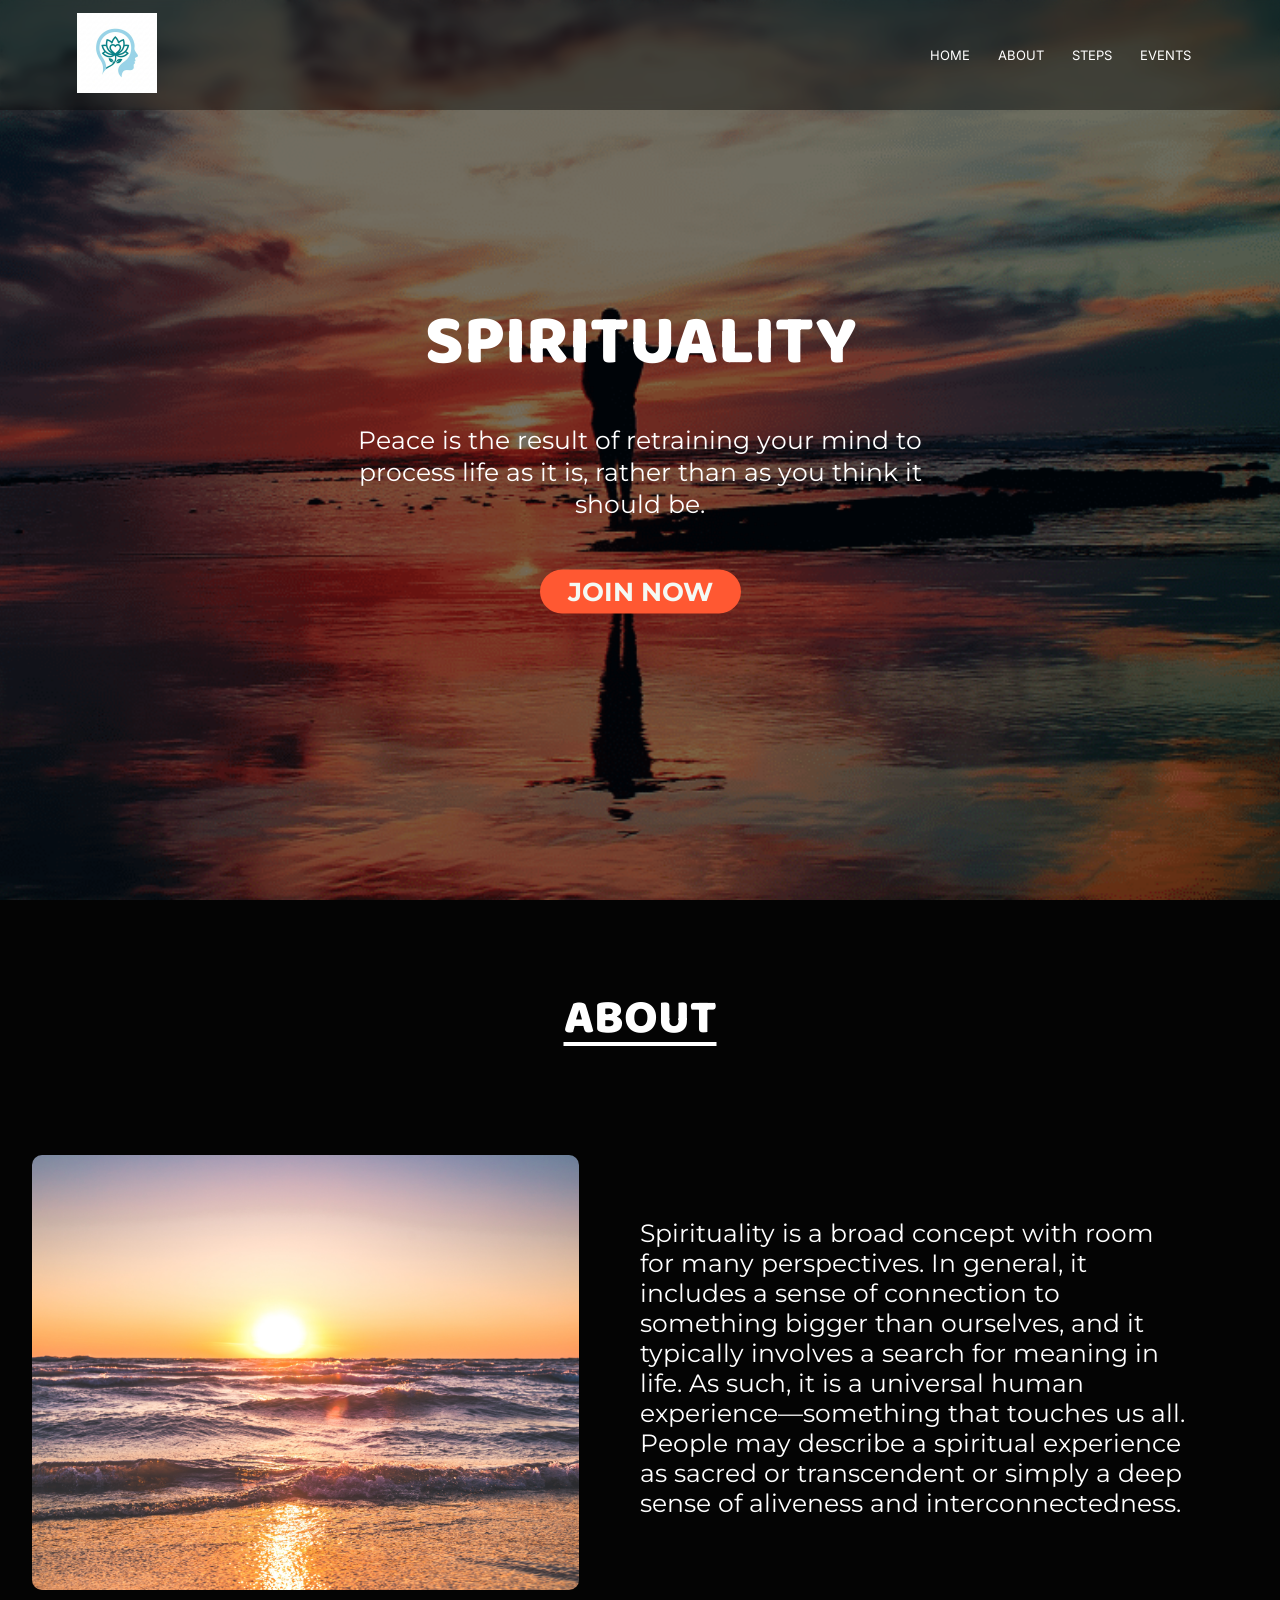
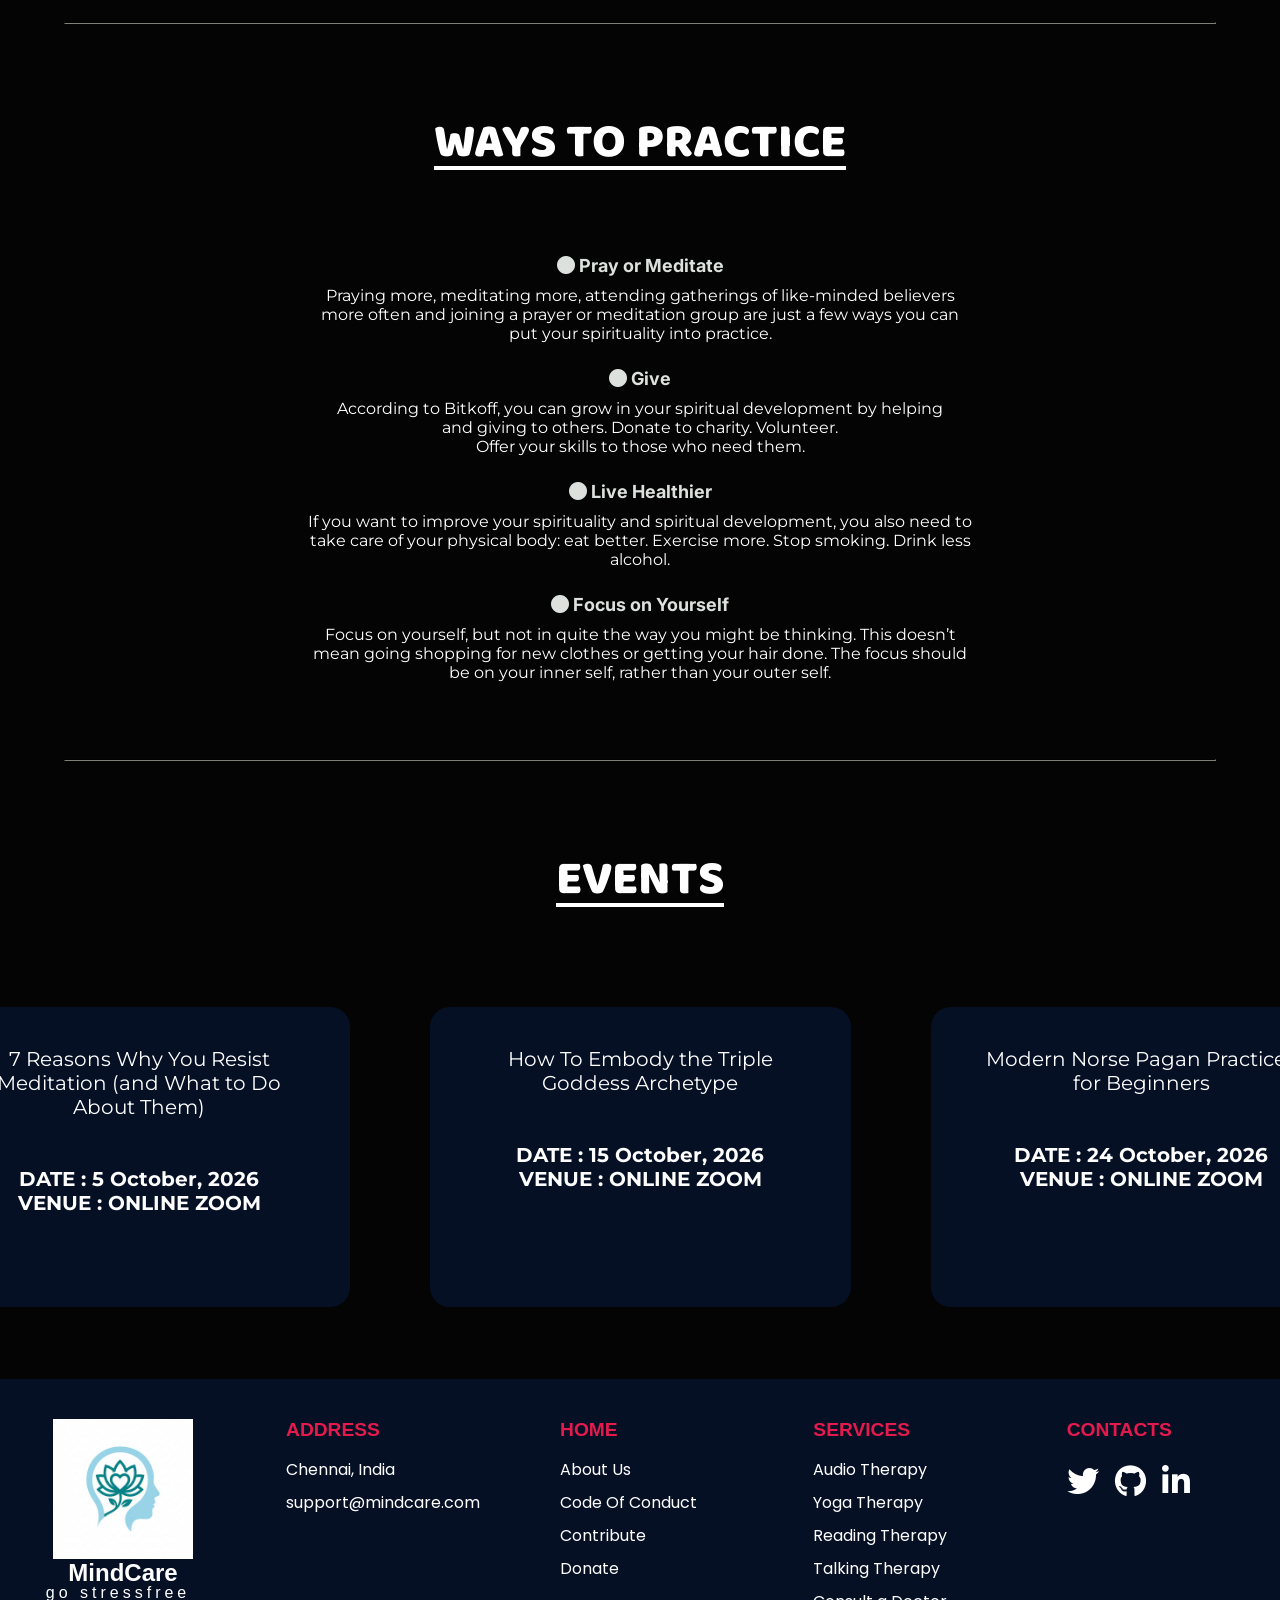
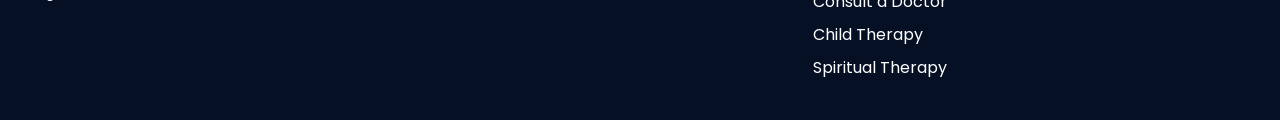
<file: html/spirituality.html>
<!DOCTYPE html>
<html lang="en">
  <head>
    <meta charset="UTF-8" />
    <meta http-equiv="X-UA-Compatible" content="IE=edge" />
    <meta name="viewport" content="width=device-width, initial-scale=1.0" />
    <link rel="icon" href="../images/favicon-enhanced.png" />
    <link rel="preconnect" href="https://fonts.googleapis.com" />
    <link rel="preconnect" href="https://fonts.gstatic.com" crossorigin />
    <link rel="stylesheet" type="text/css" href="https://cdnjs.cloudflare.com/ajax/libs/font-awesome/6.1.1/css/all.min.css">
    <link
      href="https://fonts.googleapis.com/css2?family=Inter:wght@100;400;700&display=swap"
      rel="stylesheet"
    />
    
    <title>MindCare - Spiritual Therapy</title>
    <link rel="stylesheet" href="../css/spirituality.css" />
  </head>
  <body>
    <!-- Navbar Section -->
    <nav>
      <a href="../index.html"
        ><img class="audio-logo" src="../logo.png" alt="Logo"
      /></a>

      <div class="nav-links" id="navLinks">
        <ul>
          <li><a href="../index.html">HOME</a></li>
          <li><a href="#about" class=".smooth-scroll">ABOUT</a></li>
          <li><a href="#steps" class=".smooth-scroll">STEPS</a></li>
          <li><a href="#Events" class=".smooth-scroll">EVENTS</a></li>
        </ul>
      </div>
      <div class="hamburger" id="ham">
        <svg stroke="currentColor" fill="currentColor" stroke-width="0" viewBox="0 0 1024 1024" height="1em" width="1em" xmlns="http://www.w3.org/2000/svg"><path d="M904 160H120c-4.4 0-8 3.6-8 8v64c0 4.4 3.6 8 8 8h784c4.4 0 8-3.6 8-8v-64c0-4.4-3.6-8-8-8zm0 624H120c-4.4 0-8 3.6-8 8v64c0 4.4 3.6 8 8 8h784c4.4 0 8-3.6 8-8v-64c0-4.4-3.6-8-8-8zm0-312H120c-4.4 0-8 3.6-8 8v64c0 4.4 3.6 8 8 8h784c4.4 0 8-3.6 8-8v-64c0-4.4-3.6-8-8-8z"></path></svg>
      </div>
      
    </nav>

      <!-- Mobile Layout Navbar -->
    <div class="menu" id="menu">
      <ul class="menu-link">
        <li><a href="../index.html">HOME</a></li>
        <li><a class="close" href="#about">ABOUT</a></li>
        <li><a class="close" href="#steps">STEPS </a></li>
        <li><a class="close" href="#Events">EVENTS </a></li>
      </ul>
    </div>
      <!-- Mobile Layout Navbar Ends Here -->

    <!-- Navbar Section Ends Here -->

    <header>
        <div class="back">

        </div>
            <div class="center"> 
                <h1 id="title">SPIRITUALITY</h1>
                <h3 id="subtitle">Peace is the result of retraining your mind to process life as it is, rather than as you think it should be.</h3><h3 class="title-button">
                    JOIN NOW
                </h3></div>
                    
        </header>
        <section id="about" class="about">
      <h1 class="section-headings">ABOUT</h1>
      <div class="bfit">
        <img src="../images/Spirituality2.png"
            width="700" height="600">
        <div class="btext">
            <div class="baby-text">
              <p>Spirituality is a broad concept with room for many perspectives. In general, it includes a sense of connection to something bigger than ourselves, and it typically involves a search for meaning in life. As such, it is a universal human experience—something that touches us all. People may describe a spiritual experience as sacred or transcendent or simply a deep sense of aliveness and interconnectedness.

</p>
            </div>
        </div>

    </div>
  </div>
    </div>
    </section>
    <hr/>
    <section id="steps">
      <h1 class="section-headings">WAYS TO PRACTICE</h1>
      <div>
        <div class="pt1">
          <h2 class="pt-head">
            
          <i class="fa fa-circle" aria-hidden="true"></i> Pray or Meditate
          </h2>
          <p style="text-align: center;">Praying more, meditating more, attending gatherings of like-minded believers<br> more often and joining a prayer or meditation group are just a few ways you can<br> put your spirituality into practice.</p>
        </div>
        <div class="pt1">
          <h2 class="pt-head">
            
          <i class="fa fa-circle" aria-hidden="true"></i> Give
          </h2>
          <p style="text-align: center;">According to Bitkoff, you can grow in your spiritual development by helping<br>and giving to others. Donate to charity. Volunteer.<br> Offer your skills to those who need them.</p>
        </div>
        <div class="pt1">
          <h2 class="pt-head">
            
          <i class="fa fa-circle" aria-hidden="true"></i> Live Healthier
          </h2>
          <p style="text-align: center;">If you want to improve your spirituality and spiritual development, you also need to<br> take care of your physical body: eat better. Exercise more. Stop smoking. Drink less<br> alcohol.
        </div>
        <div class="pt1">
          <h2 class="pt-head">
            
          <i class="fa fa-circle" aria-hidden="true"></i> Focus on Yourself  
          </h2>
          <p style="text-align: center;">Focus on yourself, but not in quite the way you might be thinking. This doesn’t<br> mean going shopping for new clothes or getting your hair done. The focus should<br> be on your inner self, rather than your outer self.</p>
        </div>
      </div>
      
     
      <br>
    </section>
    <hr/>
    <!-- Events Section  -->
  <section id="Events" style="text-align: center;">
    <h1 class="section-headings">EVENTS</h1>
    <div class="footer-side-col" style="text-align: center;">
      <div class="col">
        <p style="color: white; width: 421px;
        height: 300px;
        background: rgb(6, 16, 37);
        border-radius: 20px; font-family: 'Montserrat'; font-size:20px; padding: 40px;">7 Reasons Why You Resist Meditation (and What to Do About Them)<br><br><br><b>DATE : 5 October, 2026<br>
VENUE : ONLINE ZOOM</b> </p>
      </div>

      <div class="col">
        <p style="color: white; width: 421px;
        height: 300px;
        background: rgb(6, 16, 37);
        border-radius: 20px; font-family: 'Montserrat'; font-size:20px; padding: 40px;">How To Embody the Triple Goddess Archetype
<br><br><br><b>DATE : 15 October, 2026<br>
VENUE : ONLINE ZOOM</b> </p>
      </div>

      <div class="col">
        <p style="color: white; width: 421px;
        height: 300px;
        background: rgb(6, 16, 37);
        border-radius: 20px; font-family: 'Montserrat'; font-size:20px; padding: 40px;">Modern Norse Pagan
Practices for Beginners
<br><br><br><b>DATE : 24 October, 2026<br>
VENUE : ONLINE ZOOM</b> </p>
      </div>

      

  </section>


     <!-- footer start -->
  <footer>
    <div class="footer-container">
      <!--logo and info column-->
      <div class="col">
        <!--logo insert-->
        <img src="../logo.png" alt="logo" class="footlogo" />
        <div class="footercontent">
          <h2 class="footerheading">MindCare</h2>
          <p class="footerpara">go stressfree</p>
        </div>
      </div>

      <!--ADDRESS COLUMN-->

      <div class="footer-side-col">
        <div class="col">
          <h3>
            ADDRESS
            <div class="underline"><span></span></div>
          </h3>
          <p>Chennai, India</p>
          <p class="email-id"><a href="mailto:support@mindcare.com">support@mindcare.com</a></p>
        </div>
        <!--HOME COLUMN-->
        <div class="col">
          <h3>HOME</h3>
          <ul>
            <li><a href="#about">About Us</a></li>
            <li>
              <a
                href="https://github.com/Susmita-Dey/MindCare/blob/main/CODE_OF_CONDUCT.md"
                >Code Of Conduct</a
              >
            </li>
            <li>
              <a href="https://github.com/Susmita-Dey/MindCare">Contribute</a>
            </li>
            <li>
              <a href="https://www.buymeacoffee.com/susmitadey">Donate</a>
            </li>
          </ul>
        </div>
        <!--OUR SERVICES COLUMN-->
        <div class="col">
          <h3>
            SERVICES
            <div class="underline"><span></span></div>
          </h3>
          <ul>
            <li>
              <a href="audioTherapy.html"
                >Audio Therapy</a
              >
            </li>
            <li>
              <a
                href="yogatherapy.html"
                >Yoga Therapy</a
              >
            </li>
            <li>
              <a
                href="readingTherapy.html"
                >Reading Therapy</a
              >
            </li>
            <li>
              <a
                href="talkingTherapy.html"
                >Talking Therapy</a
              >
            </li>
            <li>
              <a href="https://www.practo.com/counselling-psychology"
                >Consult a Doctor</a
              >
            </li>
            <li>
              <a href="childTherapy.html"
                >Child Therapy</a
              >
            </li>
            <li>
              <a href="spirituality.html"
                >Spiritual Therapy</a
              >
            </li>
          </ul>
        </div>
        <!--CONTACTS COLUMN-->
        <div class="col">
          <h3>
            CONTACTS
            <div class="underline"><span></span></div>
          </h3>
          <div class="social-menu">
            <ul>
              <a href="https://twitter.com/mindcare665" target="_blank">
                <li id="social-twitter"><i class="fab fa-2x fa-twitter"></i></li>
              </a>
              <a href="https://github.com/Susmita-Dey/MindCare" target="_blank">
                <li id="social-github"><i class="fab fa-2x fa-github"></i></li>
              </a>
              <a href="https://www.linkedin.com/in/mindcare-web-820705238" target="_blank">
                <li id="social-linkedin"><i class="fab fa-2x fa-linkedin-in"></i></li>
              </a>
            </ul>
          </div>
      </div>
      </div>
      </div>
    </div>
  </footer>
  <script src="spirituality.js"></script>
  </body>
</html>
</file>
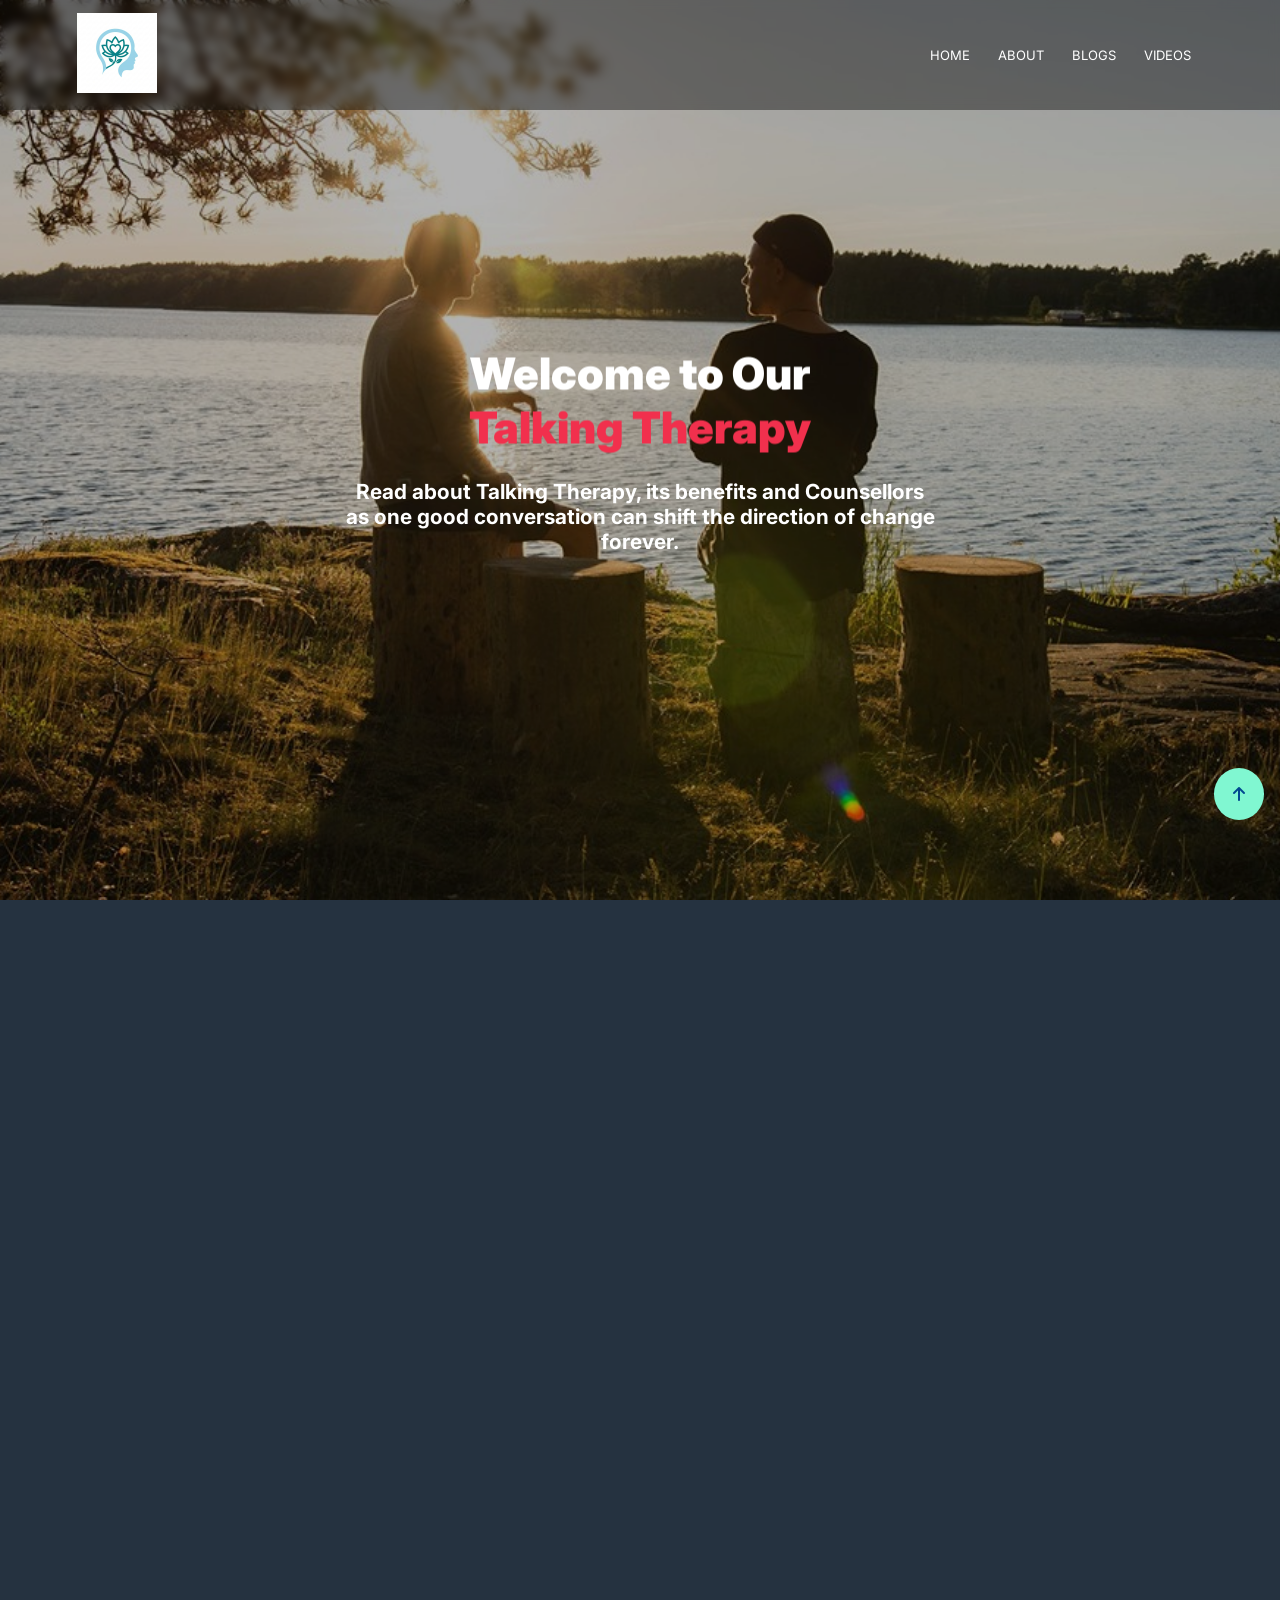
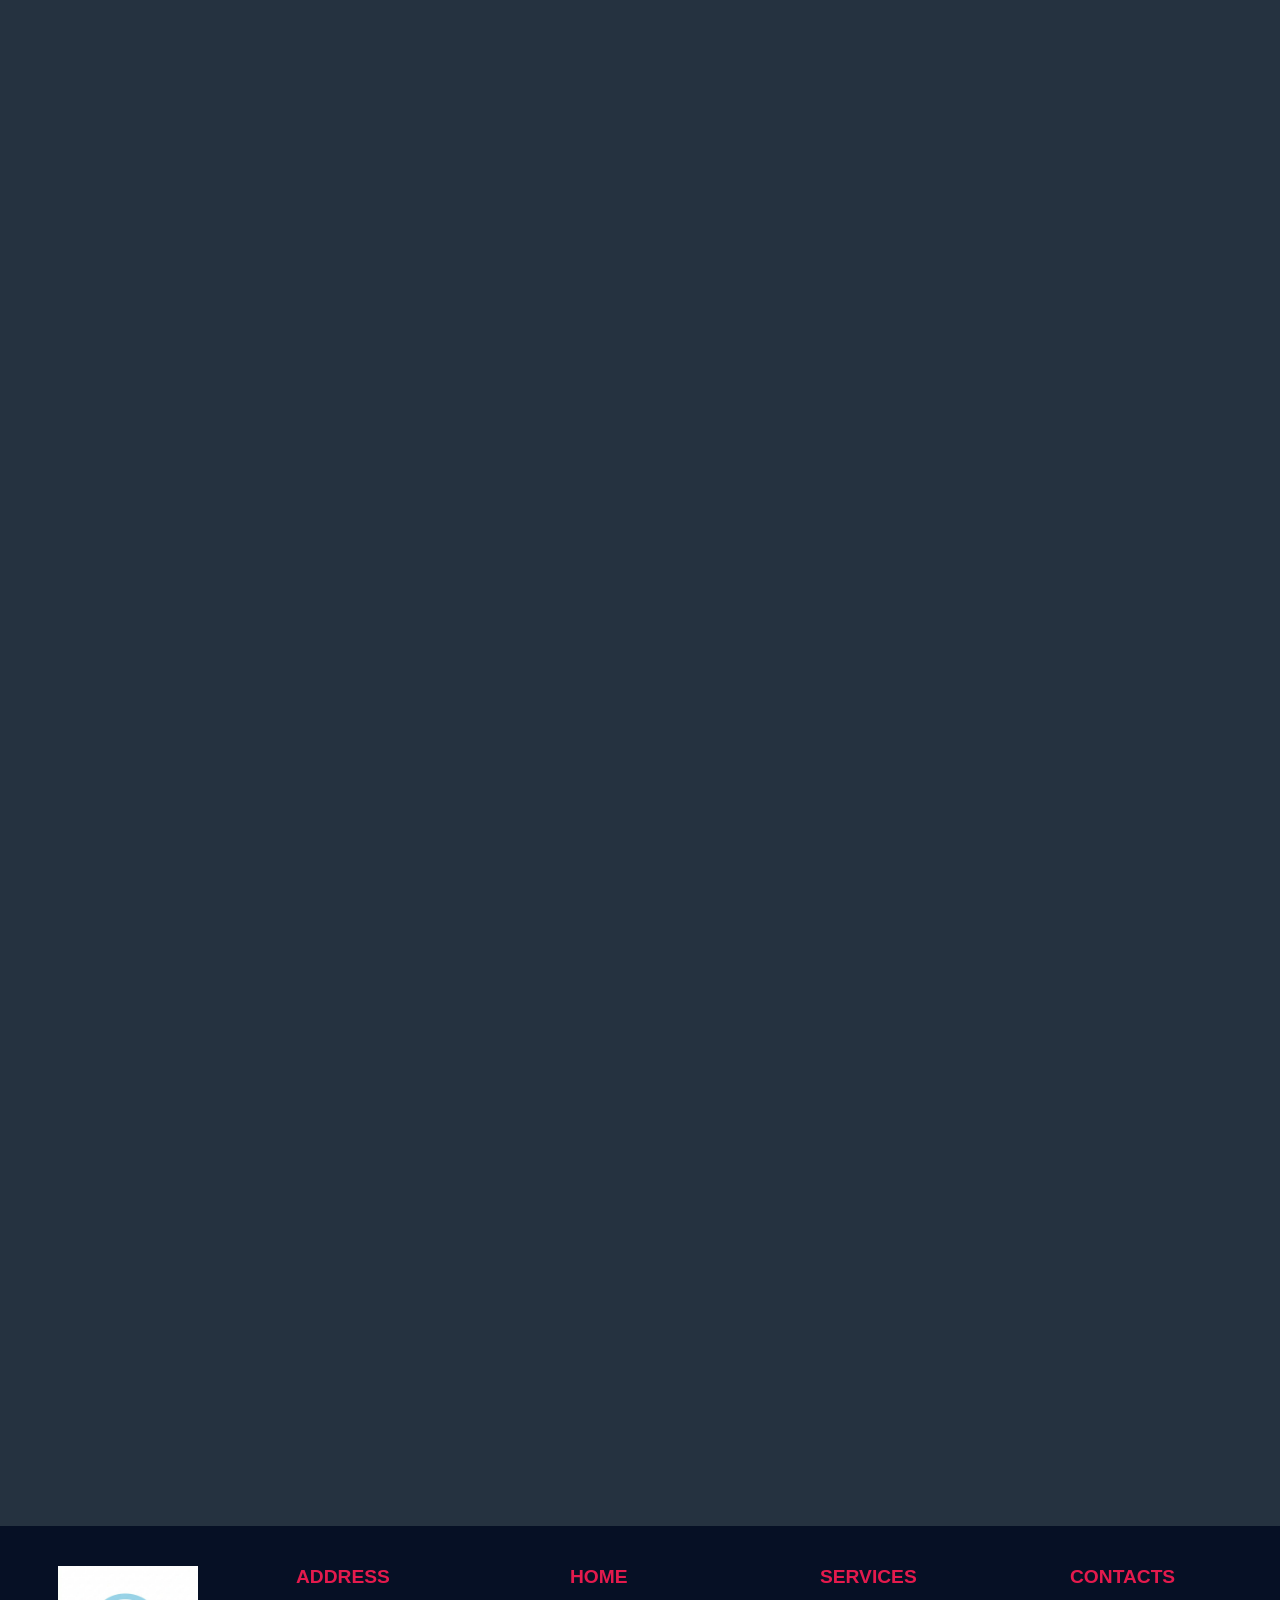
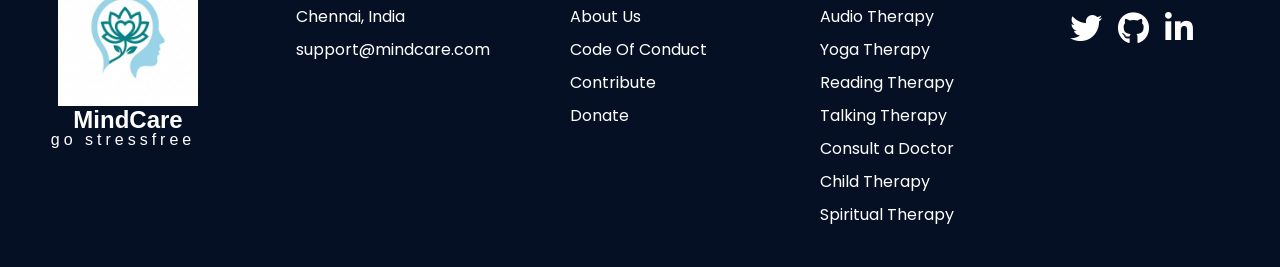
<file: html/talkingTherapy.html>
<!DOCTYPE html>
<html lang="en">

<head>
  <meta charset="UTF-8" />
  <meta http-equiv="X-UA-Compatible" content="IE=edge" />
  <meta name="viewport" content="width=device-width, initial-scale=1.0" />
  <link rel="icon" href="../images/favicon-enhanced.png">
  <link rel="preconnect" href="https://fonts.googleapis.com">
  <link rel="preconnect" href="https://fonts.gstatic.com" crossorigin>
  <link href="https://fonts.googleapis.com/css2?family=Inter:wght@100;400;700&display=swap" rel="stylesheet">
  <title>MindCare - Talking Therapy</title>
  <link rel="stylesheet" href="../css/talking.css" />
  <link rel="stylesheet" type="text/css"
    href="https://cdnjs.cloudflare.com/ajax/libs/font-awesome/6.1.1/css/all.min.css">
  <link href="https://unpkg.com/aos@2.3.1/dist/aos.css" rel="stylesheet">
</head>

<body onload="myfunction()" id="main">
  <div id="load">
    <div style="background-color: white; height: 25vh; width: 100%; position: relative; top: -70px;"></div>
  </div>
  <div id="back-top-div" class="back-top-wrap">
    <i class="fas fa-arrow-up"></i>
  </div>

  <!-- Navbar Section -->
  <nav>
    <a href="../index.html"><img class="talking-logo" src="../logo.png" alt="Logo" /></a>

    <div class="nav-links" id="navLinks">
      <i class="fa fa-times" onclick="hidemenu()"></i>
      <ul>
        <li><a href="../index.html">HOME</a></li>
        <li><a href="#about" class=".smooth-scroll">ABOUT</a></li>
        <li><a href="#blogs" class=".smooth-scroll">BLOGS </a></li>
        <li><a href="#video" class=".smooth-scroll">VIDEOS </a></li>


      </ul>
    </div>
    <div class="hamburger" id="ham">
      <svg stroke="currentColor" fill="currentColor" stroke-width="0" viewBox="0 0 1024 1024" height="1em" width="1em" xmlns="http://www.w3.org/2000/svg"><path d="M904 160H120c-4.4 0-8 3.6-8 8v64c0 4.4 3.6 8 8 8h784c4.4 0 8-3.6 8-8v-64c0-4.4-3.6-8-8-8zm0 624H120c-4.4 0-8 3.6-8 8v64c0 4.4 3.6 8 8 8h784c4.4 0 8-3.6 8-8v-64c0-4.4-3.6-8-8-8zm0-312H120c-4.4 0-8 3.6-8 8v64c0 4.4 3.6 8 8 8h784c4.4 0 8-3.6 8-8v-64c0-4.4-3.6-8-8-8z"></path></svg>
    </div>
    </nav>

  <!-- Mobile Layout Navbar -->

  <div class="menu" id="menu">
    <ul class="menu-link">
      <li><a href="../index.html">HOME</a></li>
      <li><a onclick="closeMenu()" href="#about">ABOUT</a></li>
      <li><a onclick="closeMenu()" href="#blogs">BLOGS</a></li>
      <li><a onclick="closeMenu()" href="#videos">VIDEOS</a></li>
    </ul>
  </div>

  <!-- Mobile Layout Navbar Ends Here -->

  <!-- Navbar Section Ends Here -->

  <!-- Header Section-->
  <header>
    <div class="filter"></div>
    <div class="center">
      <h1 data-aos="flip-up" id="title">Welcome to Our <br><span class="heading-span">Talking
          Therapy</span></h1>
      <h3  id="subtitle">Read about Talking Therapy, its benefits and
        Counsellors<br>as one good conversation can shift
        the direction of change forever.</h3>
    </div>
  </header>
  <!-- Header Section Ends Here -->

  <!-- About Section -->
  <section id="about">
    <h1 data-aos="flip-up" class="section-headings">ABOUT</h1>
    <p  data-aos="fade-left" class="sub">Here are the signs that you need a Talking Therapy!</p>
    <div class="container">

      <div  data-aos="fade-up" data-aos-duration="800"  class="cause first">
        <div class="layer">
          <h3>Depression</h3>
        </div>
        <h2>Depression</h2>
        <p>
          Depression is a mood disorder that causes persistent feelings of sadness, emptiness, and loss of joy.It is
          different from the mood fluctuations.
        </p>
        <a href="https://www.medicalnewstoday.com/articles/8933#definition" target="_blank">
          Read More
        </a>
      </div>

      <div data-aos="fade-up" data-aos-duration="800"  class="cause second">
        <div class="layer">
          <h3>Anxiety</h3>
        </div>
        <h2>Anxiety</h2>
        <p>
          Anxiety is your body’s natural response to stress. It’s a feeling of fear or apprehension about what’s going
          to happen and how will it happen.
        </p>
        <a href="https://www.health.harvard.edu/blog/anxiety-what-it-is-what-to-do-2018060113955" target="_blank">
          Read More
        </a>
      </div>

      <div data-aos="fade-up" data-aos-duration="800"  class="cause third">
        <div class="layer">
          <h3>Stress</h3>
        </div>
        <h2>Stress</h2>
        <p>
          Stress is a feeling of emotional or physical tension. It can come from any event or thought that makes you
          feel frustrated or angry.
        </p>
        <a href="https://www.medicalnewstoday.com/articles/145855" target="_blank">
          Read More
        </a>
      </div>
    </div>
  </section>
  <!-- About Section Ends Here -->

  <!-- Blog section  -->
  <section id="blogs">
    <h1 data-aos="flip-up" class="section-headings">BLOGS</h1>
    <div class="blog-container">
      <div  data-aos="fade-up" data-aos-duration="800"  class="blog-box">
        <div class="blog-img">
          <img src="../images/blog-1.jpg" alt="">
        </div>
        <div class="blog-content">
          <span>JUNE 23, 2026 MAHEVASH SHAIKH</span>
          <a href="https://www.healthyplace.com/blogs/copingwithdepression/2022/6/does-depression-make-you-feel-worthless-you-are-not-alone"
            target="_blank" class="blog-title">Does Depression Make You Feel Worthless? You Are Not Alone</a>
          <p>Has depression made you feel worthless? If so, you are not alone. You may even believe that you are
            worthless due to depression. Read on to find out how to fight this.</p>
          <a href="https://www.healthyplace.com/blogs/copingwithdepression/2022/6/does-depression-make-you-feel-worthless-you-are-not-alone"
            target="_blank">Read More-></a>
        </div>
      </div>
      <div  data-aos="fade-up" data-aos-duration="800" class="blog-box">
        <div class="blog-img">
          <img src="../images/blog-2.jpg" alt="">
        </div>
        <div class="blog-content">
          <span>JUNE 8, 2026 TJ DESALVO</span>
          <a href="https://www.healthyplace.com/blogs/anxiety-schmanxiety/2022/6/talking-to-others-about-my-mental-health"
            target="_blank" class="blog-title">Talking to Others About My Mental Health.Why Mental Health Is Hard to
            Talk About </a>
          <p>I've never been good at talking about my mental health with others, even those who I've known for years. In
            the past, I didn't have enough self-knowledge to be able to talk about it with anyone in an adequate way.
          </p>
          <a href="https://www.healthyplace.com/blogs/anxiety-schmanxiety/2022/6/talking-to-others-about-my-mental-health"
            target="_blank">Read More-></a>
        </div>
      </div>
      <div  data-aos="fade-up" data-aos-duration="800" class="blog-box">
        <div class="blog-img">
          <img src="../images/blog-3.jpg" alt="">
        </div>
        <div class="blog-content">
          <span>January 25, 2021 KELLY BILODEAU,</span>
          <a href="https://www.health.harvard.edu/blog/3-simple-strategies-for-stress-relief-2021012521806"
            target="_blank" class="blog-title">Stress Management-<br>Simple strategies for stress relief.
          </a>
          <p>The last few months of any year, with deadlines and holidays, often create a harried pace. The beginning of
            a new year can give you a chance to exhale. But even if you experience a few serene days or weeks, tight
            shoulders and tension are never far off.</p>
          <a href="https://www.health.harvard.edu/blog/3-simple-strategies-for-stress-relief-2021012521806"
            target="_blank">Read More-></a>
        </div>
      </div>
    </div>
  </section>
  <!-- Blog Section Ends Here -->

  <!-- Video Section  -->
  <section id="video">
    <h1 data-aos="flip-up" class="section-headings">VIDEOS</h1>

    <div class="video-container">
      <div  data-aos="fade-up" data-aos-duration="800"  class="collection">
        <div class="video">
          <iframe style="border-radius: 10px;" width="100%" height="380" src="https://www.youtube.com/embed/Nz9eAaXRzGg"
            title="YouTube video player" frameborder="0"
            allow="accelerometer; autoplay; clipboard-write; encrypted-media; gyroscope; picture-in-picture"
            allowfullscreen></iframe>

        </div>
      </div>
      <div  data-aos="fade-up" data-aos-duration="800" class="collection">
        <div class="video">
          <iframe style="border-radius: 10px;" width="100%" height="380" src="https://www.youtube.com/embed/UQ1wDXtPxxI"
            title="YouTube video player" frameborder="0"
            allow="accelerometer; autoplay; clipboard-write; encrypted-media; gyroscope; picture-in-picture"
            allowfullscreen></iframe>

        </div>
      </div>
      <div  data-aos="fade-up" data-aos-duration="800" class="collection">
        <div class="video">
          <iframe style="border-radius: 10px;" width="100%" height="380" src="https://www.youtube.com/embed/rmeGVhhbGrM"
            title="YouTube video player" frameborder="0"
            allow="accelerometer; autoplay; clipboard-write; encrypted-media; gyroscope; picture-in-picture"
            allowfullscreen></iframe>
        </div>
      </div>
      <div  data-aos="fade-up" data-aos-duration="800" class="collection">
        <div class="video">
          <iframe style="border-radius: 10px;" width="100%" height="380"src="https://www.youtube.com/embed/8jPQjjsBbIc" title="YouTube video player" frameborder="0" allow="accelerometer; autoplay; clipboard-write; encrypted-media; gyroscope; picture-in-picture" allowfullscreen></iframe>
        </div>
      </div>
      <div  data-aos="fade-up" data-aos-duration="800" class="collection">
        <div class="video">
          <iframe style="border-radius: 10px;" width="100%" height="380" src="https://www.youtube.com/embed/4ZQkYSpmOdU" title="YouTube video player" frameborder="0" allow="accelerometer; autoplay; clipboard-write; encrypted-media; gyroscope; picture-in-picture" allowfullscreen></iframe>
        </div>
      </div>
      <div  data-aos="fade-up" data-aos-duration="800" class="collection">
        <div class="video">
          <iframe style="border-radius: 10px;" width="100%" height="380" src="https://www.youtube.com/embed/m3-O7gPsQK0" title="YouTube video player" frameborder="0" allow="accelerometer; autoplay; clipboard-write; encrypted-media; gyroscope; picture-in-picture" allowfullscreen></iframe>
        </div>
  </section>


  <!-- footer start -->
  <footer>
    <div class="footer-container">
      <!--logo and info column-->
      <div class="col">
        <!--logo insert-->
        <img src="../logo.png" alt="logo" class="footlogo" />
        <div class="footercontent">
          <h2 class="footerheading">MindCare</h2>
          <p class="footerpara">go stressfree</p>
        </div>
      </div>


      <!--ADDRESS COLUMN-->

    <div class="footer-side-col">
      <div class="col">
        <h3>
          ADDRESS
          <div class="underline"><span></span></div>
        </h3>
        <p>Chennai, India</p>
        <p class="email-id"><a href="mailto:support@mindcare.com">support@mindcare.com</a></p>
      </div>
      <!--HOME COLUMN-->
      <div class="col">
        <h3>HOME</h3>
        <ul>
          <li><a href="#about">About Us</a></li>
          <li>
            <a
              href="https://github.com/Susmita-Dey/MindCare/blob/main/CODE_OF_CONDUCT.md"
              >Code Of Conduct</a
            >
          </li>
          <li>
            <a href="https://github.com/Susmita-Dey/MindCare">Contribute</a>
          </li>
          <li>
            <a href="https://www.buymeacoffee.com/susmitadey">Donate</a>
          </li>
        </ul>
      </div>
      <!--OUR SERVICES COLUMN-->
      <div class="col">
        <h3>
          SERVICES
          <div class="underline"><span></span></div>
        </h3>
        <ul>
          <li>
            <a href="audioTherapy.html"
              >Audio Therapy</a
            >
          </li>
          <li>
            <a
              href="yogatherapy.html"
              >Yoga Therapy</a
            >
          </li>
          <li>
            <a
              href="readingTherapy.html"
              >Reading Therapy</a
            >
          </li>
          <li>
            <a
              href="talkingTherapy.html"
              >Talking Therapy</a
            >
          </li>
          <li>
            <a href="https://www.practo.com/counselling-psychology"
              >Consult a Doctor</a
            >
          </li>
          <li>
            <a href="childTherapy.html"
              >Child Therapy</a
            >
          </li>
          <li>
            <a href="spirituality.html"
              >Spiritual Therapy</a
            >
          </li>
        </ul>
      </div>
      <!--CONTACTS COLUMN-->
      <div class="col">
        <h3>
          CONTACTS
          <div class="underline"><span></span></div>
        </h3>
        <div class="social-menu">
          <ul>
            <a href="https://twitter.com/mindcare665" target="_blank">
              <li id="social-twitter"><i class="fab fa-2x fa-twitter"></i></li>
            </a>
            <a href="https://github.com/Susmita-Dey/MindCare" target="_blank">
              <li id="social-github"><i class="fab fa-2x fa-github"></i></li>
            </a>
            <a href="https://www.linkedin.com/in/mindcare-web-820705238" target="_blank">
              <li id="social-linkedin"><i class="fab fa-2x fa-linkedin-in"></i></li>
            </a>
          </ul>
          </div>
        </div>


      </div>
    </div>
    </div>
  </footer>
  <script type="text/javascript" src="../js/scrollsmooth.js"></script>
  <script src="https://unpkg.com/aos@2.3.1/dist/aos.js"></script>
  <script>
    AOS.init();
    const ham = document.getElementById("ham");
    const menu = document.getElementById("menu");
    const close = document.querySelectorAll('.close');

    const closeMenu = () => {
      if (menu.classList.contains("open")) {
        menu.classList.remove("open");

        console.log("open");
      }
      ham.innerHTML = '<svg stroke="currentColor" fill="currentColor" stroke-width="0" viewBox="0 0 1024 1024" height="1em" width="1em" xmlns="http://www.w3.org/2000/svg"><path d="M904 160H120c-4.4 0-8 3.6-8 8v64c0 4.4 3.6 8 8 8h784c4.4 0 8-3.6 8-8v-64c0-4.4-3.6-8-8-8zm0 624H120c-4.4 0-8 3.6-8 8v64c0 4.4 3.6 8 8 8h784c4.4 0 8-3.6 8-8v-64c0-4.4-3.6-8-8-8zm0-312H120c-4.4 0-8 3.6-8 8v64c0 4.4 3.6 8 8 8h784c4.4 0 8-3.6 8-8v-64c0-4.4-3.6-8-8-8z"></path></svg>'
    }

    const toggleMenu = () => {
      if (menu.classList.contains("open")) {
        menu.classList.remove("open");
        ham.innerHTML = '<svg stroke="currentColor" fill="currentColor" stroke-width="0" viewBox="0 0 1024 1024" height="1em" width="1em" xmlns="http://www.w3.org/2000/svg"><path d="M904 160H120c-4.4 0-8 3.6-8 8v64c0 4.4 3.6 8 8 8h784c4.4 0 8-3.6 8-8v-64c0-4.4-3.6-8-8-8zm0 624H120c-4.4 0-8 3.6-8 8v64c0 4.4 3.6 8 8 8h784c4.4 0 8-3.6 8-8v-64c0-4.4-3.6-8-8-8zm0-312H120c-4.4 0-8 3.6-8 8v64c0 4.4 3.6 8 8 8h784c4.4 0 8-3.6 8-8v-64c0-4.4-3.6-8-8-8z"></path></svg>'
        console.log("open");
      } else {
        menu.classList.add("open");
        ham.innerHTML = '<svg stroke="currentColor" fill="currentColor" stroke-width="0" viewBox="0 0 1024 1024" height="1em" width="1em" xmlns="http://www.w3.org/2000/svg"><path d="M563.8 512l262.5-312.9c4.4-5.2.7-13.1-6.1-13.1h-79.8c-4.7 0-9.2 2.1-12.3 5.7L511.6 449.8 295.1 191.7c-3-3.6-7.5-5.7-12.3-5.7H203c-6.8 0-10.5 7.9-6.1 13.1L459.4 512 196.9 824.9A7.95 7.95 0 0 0 203 838h79.8c4.7 0 9.2-2.1 12.3-5.7l216.5-258.1 216.5 258.1c3 3.6 7.5 5.7 12.3 5.7h79.8c6.8 0 10.5-7.9 6.1-13.1L563.8 512z"></path></svg>'
        console.log("close");
      }
    };
    ham.addEventListener("click", toggleMenu);
    close.forEach(ele => {
      ele.addEventListener("click", closeMenu);
    }
    )
  </script>
  <script>
    var preloader = document.getElementById('load');
    var scroll = document.getElementById('main');
    function myfunction(){
        preloader.style.display='none';
        scroll.style.overflow='scroll';
    }
    const backTopElement = document.getElementById("back-top-div");
      const minScolledAmountToBackTop = 800;

      window.addEventListener("scroll", () => {
        if (window.scrollY < minScolledAmountToBackTop) {
          backTopElement.classList.add("hidden");
        } else {
          backTopElement.classList.remove("hidden");
        }
      });

      const backTop = () => {
        window.scrollTo(0, 0);
      };
      backTopElement.addEventListener("click", backTop);
</script>
<script src="https://unpkg.com/aos@2.3.1/dist/aos.js"></script>
<script>
  AOS.init();
</script>
</body>

</html>
</file>
<file: css/childTherapy.css>
@import url('https://fonts.googleapis.com/css2?family=Poppins:wght@400;500&display=swap');
* {
  margin: 0;
  padding: 0;
  box-sizing: border-box;
}
::-webkit-scrollbar{
  background: transparent;
  width: 0.4rem;
}

::-webkit-scrollbar-thumb{
  background-color: rgba(173, 173, 173, 0.2);
  border-radius: 10px;
  transition: background-color 0.5s ease-in-out;
}

::-webkit-scrollbar-thumb:hover {
  background-color: rgba(173, 173, 173, 0.5);
}

html{
  scroll-behavior: smooth;
  overflow-y: overlay;
}

body {
  background-color: #040404;
  font-family: "Inter", sans-serif;
  color: white;
  overflow-x: hidden;
}

header {
  min-height: 100vh;
  width: 100%;
  background-image: url("../images/childbg.jpg");
  position: relative;
  background-position: center;
  background-size: cover;
}

section {
  margin: 2em;
}

nav {
  position: fixed;
  top: 0;
  width: 100%;
  display: inline-flex;
  padding: 1% 6%;
  justify-content: space-between;
  align-items: center;
  z-index: 100;
  background-color: transparent;
  transition: background-color 500ms ease-in-out;
}
.navOnscroll
{
  background-color:  rgba(0, 0, 0, 0.4);
  backdrop-filter: blur(5px);
}

.audio-logo {
  width: 80px;
  padding: 0;
}

.nav-links {
  flex: 1;
  text-align: right;
}

.nav-links ul li {
  list-style: none;
  display: inline-block;
  padding: 8px 12px;
  position: relative;
}

.nav-links ul li a {
  color: white;
  text-decoration: none;
  font-size: 13px;
}

.nav-links ul li::after {
  content: "";
  width: 0%;
  height: 2px;
  background: cyan;
  display: block;
  margin: auto;
  transition: 0.5s;
}

.nav-links ul li:hover::after {
  width: 100%;
}

.hamburger {
  display: none;
  /* display: flex; */
  justify-content: center;
  align-items: center;
  flex-direction: column;
  gap: 3px;
  cursor: pointer;
  z-index: 200;
}

.center {
  position: absolute;
  top: 50%;
  left: 50%;
  transform: translate(-50%, -50%);
  z-index: 20;
}

.menu {
  display: none;
  width: 100%;
  position: absolute;
  background-color: #fff;
  top: 85px;
  left: 0;
  padding: 30px;
  box-shadow: 0 4px 8px rgba(0, 0, 0, 0.7);
}

.open {
  display: block;
  width: 70%;
  height: 100%;
  position: fixed;
  background-color: rgba(56,56,55, 1);
  top: 0;
  left: 0;
  padding: 30px;
  box-shadow: 0 4px 8px rgba(0, 0, 0, 0.7);
  animation: slideIn 0.5s ease-in-out;
  z-index: 100;
}

.menu.open a {
  color: #adb5bd;
  text-decoration: none;
  cursor: pointer;
}

@keyframes slideIn {
  0% {
    left: -150px;
  }
  100% {
    left: 0px;
  }
}

.menu-link {
  list-style: none;
  display: flex;
  justify-content: center;
  align-items: center;
  flex-direction: column;
}

.menu-link li {
  padding: 2rem;
  font-weight: bolder;
}

.menu-link li:last-child {
  padding-bottom: 0;
}

.menu-link li a {
  color: #fff;
  font-weight: bolder;
  font-size: 1rem;
  text-decoration: none;
}
.menu-link li a:hover{
  color: cyan;
}
.center {
  position: absolute;
  top: 50%;
  left: 50%;
  transform: translate(-50%, -50%);
  z-index: 20;
}

.filter {
  position: absolute;
  top: 0;
  left: 0;
  width: 100%;
  height: 100%;
  z-index: 10;
  background-color: rgba(0, 0, 0, 0.3);
}

h1 {
  font-size: 2.75rem;
  text-align: center;
  margin-bottom: 1.5rem;
  font-weight: 900;
}
#title{
  margin-top: 22%;
}
.heading-span {
  color: cyan;
}
#subtitle {
  color: #fff;
  text-align: center;
  font-size: 1.3rem;
  font-weight: 800;
}

h2 {
  color: #dce1de;
  text-align: center;
  margin-bottom: 1rem;
}
.section-headings {
  font-size: 2.3rem;
  text-decoration: underline;
  text-underline-offset: 10px;
  margin: 3rem 0;
}
hr {
  width: 90%;
  margin: 0 auto;
  border-color: #2b2c28;
}
.image img{
  width: 500px;
  height: 400px;
  border-radius: 5px;
  margin-left: 5%;
  margin-bottom: 2%;
}
.bfit img{
  width: 45%;
  height: 45%;
  margin-top: 4%;
  border:3px solid cyan ;
  border-radius: 10px;
}
.about .bfit {
  display: flex;
}
.btext{
  margin-top: 40px;
  margin-left: 45px;
  padding: 5%;
}

.btext .baby-text{
  font-size: 25px;

}
@media (max-width: 800px) {

  .bfit {
    flex-direction: column;
    height: auto;
  }
  .about img {
    width: 100%;
  }

}
.main-scroll-div{
  width: 100%;
  height: 100%;
  display: flex;
  align-items: center;
  justify-content: space-between;
}
.cover{
  position: relative;
  width: 90%;
  height: 50%;
}
.cover::before {
  position: absolute;
  content: "";
  left: 0;
  top: 0;
  z-index: 99;
  height: 100%;
  width: 150px;
  background-image: linear-gradient(90deg, black, transparent);
}
.cover::after {
  position: absolute;
  content: "";
  right: 0;
  top: 0;
  z-index: 99;
  height: 100%;
  width: 150px;
  background-image: linear-gradient(-90deg, black, transparent);
}
.scroll-images::-webkit-scrollbar {
  -webkit-appearance: none;
}

.child-img {
  width: 100%;
  height: 100%;
}

.icon {
  color: white;
  background-color: black;
  font-size: 50px;
  outline: none;
  border: none;
  padding: opx 20px;
  cursor: pointer;
}

.icon:hover {
  color:cyan ;
}
.scroll-images{
  width: 100%;
  height: auto;
  display: flex;
  justify-content: left;
  align-items: center;
  overflow: auto;
  position: relative;
  scroll-behavior: smooth;
}
.child{
  min-width: 600px;
  height: 450px;
  margin :1px 10px;
  cursor: pointer;
}

@media screen and (max-width: 650px) {
  .nav-links {
    display: none;
  }

  .logo {
    width: 60px;
  }
  .hamburger {
    display: flex;
  }
  header {
    min-height: 100vh;
  }
}

@media screen and (min-width: 650px) {
  .menu .open {
    display: none;
  }
}


.video {
  float: left;
  box-sizing: border-box;
    width: 38%;
    padding: 5px;
    margin-left: 6.5%;
    margin-bottom: 5px;
  }
  iframe{
    padding:20px;
  }
  iframe:hover{
    border:  1.5px cyan solid ;
  }
  .collection::after{
    content: "";
    clear: both;
    display: table;
  }
  @media screen and (max-width: 600px) {
    .video {
      width: 89%;
    }
    .video iframe{
      width: 97%;
    }
  }
/* footer */
footer{
    font-family: "Poppins",sans-serif;
  }
  .footer-container {
    bottom: 0;
    width: 100%;
    display: flex;
    justify-content: center;
    flex-wrap: nowrap;
    background-color: rgb(6, 16, 37);
  }
  
  .footer-side-col{
    display: grid;
    grid-template-columns: repeat(4,1fr);
    width: 80%;
  }
  
  .footer-side-col > .col{
    padding: 2.5rem;
    flex-wrap: nowrap;
  }
  
  .footer-container > .col {
    padding: 2.5rem;
    flex-basis: 20%;
    color: white;
  }
  
  .footer-container .col a:hover,
  footer a:focus {
    color: cyan;
  }
  
  @media (max-width: 1120px){
    .footer-side-col{
      grid-template-columns: repeat(2,1fr);
      grid-template-rows: repeat(2,1fr);
    }
  }
  
  @media (max-width: 730px) {
    .footer-container {
      gap: 0.5rem;
      flex-wrap: wrap;
    }
  
    .footer-container .col {
      padding: 2rem;
      flex-basis: 31%;
    }
  
    .footer-container p {
      color: white;
      margin-top: 1rem;
    }
  }
  
  @media (max-width: 600px) {
    .footer-side-col{
      grid-template-columns: 1fr;
      grid-template-rows: minmax(auto,auto);
    }
  
    .footer-container .col {
      padding: 1rem;
      flex-basis: 100%;
    }
  }
  
  .footer-container .col a {
    display: inline-block;
    position: relative;
    color: white;
  }
  
  .footer-container .col ul li a:after {
    content: "";
    position: absolute;
    width: 100%;
    transform: scaleX(0);
    height: 2px;
    bottom: 0;
    left: 0;
    background-color: cyan;
    transform-origin: bottom right;
    transition: transform 0.25s ease-out;
  }
  
  .footer-container .col ul li a:hover:after {
    transform: scaleX(1);
    transform-origin: bottom left;
  }
  
  .footer-container p {
    color: white;
  }
  
  .footer-container .col ul li a:after {
    content: "";
    position: absolute;
    width: 100%;
    transform: scaleX(0);
    height: 2px;
    bottom: 0;
    left: 0;
    background-color: cyan;
    transform-origin: bottom right;
    transition: transform 0.25s ease-out;
  }
  
  .footer-container .col ul li a:hover:after {
    transform: scaleX(1);
    transform-origin: bottom left;
  }
  
  .footer-container p {
    margin-top: 0.5rem;
  }
  .footerpara{
    margin-left: -10px;
  }
  
  .footer-container .col .email-id {
    word-wrap: break-word;
    text-decoration: underline;
  }
  
  .email-id a{
    text-decoration: none;
    color: white;
  }
  .footer-container .col h3 {
    color: rgb(228, 26, 77);
    font-size: 1.2rem;
    margin-bottom: 1rem;
    font-weight: 900;
    font-family: "Ubuntu",sans-serif;
  }
  
  .footer-container .col img {
    display: block;
    margin: 0 auto;
    width: 140px;
    cursor: pointer;
  }
  .footer-container .col .footerheading {
    display: flex;
    color:white ;
    margin-top: 0.5px;
    font-family: "Gill Sans", "Gill Sans MT", Calibri, "Trebuchet MS", sans-serif;
    justify-content: center;
    cursor: pointer;
  }
  .footer-container .col .footerpara {
    display: flex;
    margin-top: -19px;
    font-family: "Gill Sans", "Gill Sans MT", Calibri, "Trebuchet MS", sans-serif;
    letter-spacing: 4px;
    justify-content: center;
    cursor: pointer;
  }
  .fab:hover {
    text-decoration: none;
  }
  
  .footer-container .col .mindcare {
    color: rgb(30, 240, 191);
    letter-spacing: 5px;
  }
  
  .footer-container .col .social-menu ul {
    display: flex;
    gap: 1rem;
  }
  
  .footer-container .col .social-menu ul a {
    color: white;
  }
  .footer-container .col .social-menu ul a li{
    transition: transform 250ms ease-out;
  }
  
  .footer-container .col .social-menu ul a li:hover {
    transform: scale(1.4) !important;
    text-decoration: none !important;
  }
  .footer-container .col .social-menu ul a li#social-twitter:hover{
    color: 	#1DA1F2;
  }
  .footer-container .col .social-menu ul a li#social-github{
    transition: transform  250ms ease-out, color 250ms ease-out, padding 250ms ease-out !important;
  }
  .footer-container .col .social-menu ul a li#social-github:hover{
    transform: scale(1.2) !important;
    color:black;
    background-color: whitesmoke;
    padding: 2px 2px 0px 2px;
    border-radius: 25px;
  }
  .footer-container .col .social-menu ul a li#social-linkedin:hover{
    color: #0A66C2;
  }
  .footer-container .col ul li {
    list-style-type: none;
    text-align: left;
    margin-top: 0.5rem;
  }
  .footer-container .col ul li a {
    text-decoration: none;
    color: white;
  }
  
  @media screen and (max-width: 600px) {
    
    .footer-container .col ul li {
      text-align: center;
    }
  
    .footer-container {
      text-align: center;
    }
  
    .footer-container .col .social-menu ul {
      justify-content: center;
    }
  }
  
  .footercontent{
    margin-right: auto;
    margin-left: auto;
    display: flex;
    flex-direction: column;
  }
</file>
<file: css/styles.css>
* {
  box-sizing: border-box;
}


*{
  margin: 0%;
  padding: 0%;
  box-sizing: border-box;
}
body{
  background-image: url("../images/coming_soon_bg.png");
  background-color: black;
  background-repeat: no-repeat;
  background-size: cover;
  background-position: center center;
  height: 100vh;
  font-family: "Poppins", sans-serif;
  display: flex;
  flex-direction: column;
  align-items: center;
  justify-content: center;
  text-align: center;
  margin: 0;
  overflow: hidden;
}
p{
  color: white;
  display: flex;
  align-items: center;
  width: 100%;
  font-size: 30px;
  font-weight: bold;
  margin: 30px 0;
}
h1{
  color: white;
  margin: 20px 0;
  width: 100%;
  font-size: 80px;
  text-align: center;
  font-weight: bold;
}
hr{
  margin: 30px 0;
  display:flex;
  width: 700px;
}
#launch{
  margin: 20px 0;
  margin-left:20%;
  font-size: 40px;
} 

h1 {
  font-family: 'Itim',cursive;
  color: white;
  font-weight: normal;
  font-size: 60px;
  text-shadow: 2px 2px 4px #011120;
  -moz-transition: all 0.2s ease-in;
  -o-transition: all 0.2s ease-in;
  -webkit-transition: all 0.2s ease-in;
  transition: all 0.2s ease-in;
  margin: 20px 0;
  width: 100%;
  font-size: 80px;
  text-align: center;
  font-weight: bold;
}

h3{
  color: white;
}
h3 a{
  color: white;
  text-decoration: none;
}

h3 a:hover{
  color: lightcyan;
  text-shadow:0px 0px 10px blueviolet;
  -moz-transition: all 0.2s ease-in;
  -o-transition: all 0.2s ease-in;
  -webkit-transition: all 0.2s ease-in;
  transition: all 0.2s ease-in;
}

h1:hover {
  color: lightcyan;
  text-shadow:0px 0px 20px blueviolet;
  -moz-transition: all 0.2s ease-in;
  -o-transition: all 0.2s ease-in;
  -webkit-transition: all 0.2s ease-in;
  transition: all 0.2s ease-in;
}


@keyframes typing {
  from {
    width: 0;
  }
}


@media (max-width: 500px) {
  h1 {
    font-size: 45px;
  }
  .time {
    margin: 5px;
    padding: 0.1rem;
  }
  .time h2 {
    font-size: 12px;
  }
  .text {
    font-size: 10px;
    box-shadow: 5px 5px 3px rgb(143, 143, 143);
    padding: 0.1rem;
    border-radius: 1px;
  }
  h3 {
    color: white;
    font-size: 1rem;
    animation: typing 1s steps(12);
  }
}
</file>
<file: html/css/contact.css>
* {
  margin: 0;
  padding: 0;
  -webkit-box-sizing: border-box;
  box-sizing: border-box;
}
#load{
	margin: auto;
    width: 100%;
    height: -webkit-fill-available;
    position: fixed;
    background: #fff url(../../images/Spin-Preloader-1.gif) no-repeat center;
    z-index: 9999999;
}
.header {
  display: flex;
  text-align: center;
  margin: auto;
  flex-direction: column;
}

body {
  display: -webkit-box;
  display: -ms-flexbox;
  display: flex;
  -webkit-box-pack: center;
  -ms-flex-pack: center;
  justify-content: center;
  -webkit-box-align: center;
  -ms-flex-align: center;
  align-items: center;
  height: 100vh;
  background: url("../../images/contact.png");
  background-size: cover;
  background-repeat: no-repeat;
  font-family: "Lato", sans-serif;
  
}

h1 {
  font-size: 50px;
  font-weight: 900;
  color: #fff;
}
p{
  color: #fff;
}
.sr-only:not(:focus):not(:active) {
  clip: rect(0 0 0 0);
  -webkit-clip-path: inset(50%);
  clip-path: inset(50%);
  height: 1px;
  overflow: hidden;
  position: absolute;
  white-space: nowrap;
  width: 1px;
}

.form-container {
  padding: 3rem 4rem;
border-radius: 20px;
  background-color: rgba(0, 0, 0, 0.5);
}

a {
  text-decoration: none;
  display:flex;
  margin:auto;
}
.atag {
  text-decoration: none;
  width:75px;
}
.tag{
  width:60px;
  margin:0 !important;
  text-decoration: none;
  color: #fff;
}
a .btn {
  margin-top: 18px;
  border: 2px solid #137afc;
  color: #fff;
  cursor: pointer;
  background-color:  #137afc;
  box-shadow: inset 0 0 0 0 #137afc;
  border-radius: 8px;
  -webkit-border-radius: 8px;
  -moz-border-radius: 8px;
  -ms-border-radius: 8px;
  -o-border-radius: 8px;
  transition: ease-out 0.4s;
  -webkit-transition: ease-out 0.4s;
  -moz-transition: ease-out 0.4s;
  -ms-transition: ease-out 0.4s;
  -o-transition: ease-out 0.4s;
}

a .btn {
  display: block;
  text-decoration: none;
  font-family: "Montserrat", sans-serif;
  font-weight: 500;
  height: 2.4rem;
  width: 7.1rem;
  text-align: center;
  display: flex;
  justify-content: center;
  align-items: center;
}

a .btn:hover {
  border: 2px solid #137afc;
  box-shadow: inset 130px 0 0 0 #fff;
  color: #137afc;
}
</file>
<file: html/css/laugh.css>
@import url('https://fonts.googleapis.com/css2?family=Poppins:wght@400;500&display=swap');
* {
  margin: 0;
  padding: 0;
  font-family: "Poppins", sans-serif;
  box-sizing: border-box;
}


::-webkit-scrollbar{
  background: transparent;
  width: 0.4rem;
}

::-webkit-scrollbar-thumb{
  background-color: rgba(173, 173, 173, 0.2);
  border-radius: 10px;
  transition: background-color 0.5s ease-in-out;
}

::-webkit-scrollbar-thumb:hover {
  background-color: rgba(173, 173, 173, 0.5);
}

html{
  scroll-behavior: smooth;
  overflow-y: overlay;
}
body{
  background-color: #040404;
  color: #fff;
  font-family: 'Inter', sans-serif;
}

#main{
  overflow: hidden !important;
}

html{
  scroll-behavior: smooth;
}

.back-top-wrap {
  position: fixed;
  bottom: 5rem;
  right: 1rem;
  background-color: #80F7D1;
  padding: 1rem 1.2rem;
  border-radius: 50%;
  cursor: pointer;
  transition: .3s ease-in-out;
  z-index: 100;
}

.back-top-wrap:hover {
  background-color: #00a2ff;
  color: #80F7D1;
}

.back-top-wrap:hover .fas.fa-arrow-up {
  color: white;
}

.fas.fa-arrow-up {
  color: #00488F;
  transition: 0.3s ease-in-out;
}
#load{
	margin: auto;
    width: 100%;
    height: -webkit-fill-available;
    position: fixed;
    background: #fff url(../../images/Spin-Preloader-1.gif) no-repeat center;
    z-index: 9999999;
}
header {
  min-height: 100vh;
  width: 100%;
  background: url("../../images/laughing.jpg");
  position: relative;
  background-position: center;
  background-size: cover;
}
nav {
  position: fixed;
  top: 0;
  width: 100%;
  display: inline-flex;
  padding: 1% 6%;
  justify-content: space-between;
  align-items: center;
  z-index: 100;
  background-color: rgba(0, 0, 0, 0.4);
  backdrop-filter: blur(5px);
}

.hamburger {
  display: none;
  justify-content: center;
  align-items: center;
  flex-direction: column;
  cursor: pointer;
}
.menu {
  display: none;
  width: 100%;
  position: absolute;
  background-color: #fff;
  top: 85px;
  left: 0;
  padding: 30px;
  box-shadow: 0 4px 8px rgba(0, 0, 0, 0.7);
}

.open {
  display: block;
  width: 60%;
  height: 100%;
  position: fixed;
  background-color: rgba(56,56,55,1);
  top: 0;
  left: 0;
  padding: 30px;
  box-shadow: 0 4px 8px rgba(0, 0, 0, 0.7);
  animation: slideIn 0.5s ease-in-out;
  z-index: 100;
}

@media screen and (max-width: 650px) {
  .nav-links {
    display: none;
  }
 
  .audio-logo {
    width: 60px;
  }
  .hamburger {
    display: flex;
  } 
}

@media screen and (min-width: 650px) {
  .open{
    display: none;
  } 
 
}

@keyframes slideIn {
  0% {
    left: -150px;
  }
  100% {
    left: 0px;
  }
}
.menu-link {
  list-style: none;
  display: flex;
  justify-content: center;
  align-items: center;
  flex-direction: column;
}
.menu.open a {
  color: #adb5bd;
  text-decoration: none;
}
.menu-link li {
  padding: 2rem;
  font-weight: bolder;
}

.menu-link li:last-child {
  padding-bottom: 0;
}
.menu-link li{
  list-style: none;
}
.menu-link li a {
  color: #fff;
  font-weight: bolder;
  font-size: 1rem;
  text-decoration: none;
}
.menu-link li a:hover{
  color: cyan;
}


.audio-logo {
  width: 80px;
  padding: 2px;
}

.nav-links {
  flex: 1;
  text-align: right;
}
.nav-links ul li {
  list-style: none;
  display: inline-block;
  padding: 8px 12px;
  position: relative;
}

.nav-links ul li a {
  color: white;
  text-decoration: none;
  font-size: 13px;
}
.nav-links ul li::after {
  content: "";
  width: 0%;
  height: 2px;
  background: rgb(208, 255, 0);
  display: block;
  margin: auto;
  transition: 0.5s;
}

.nav-links ul li:hover::after {
  width: 100%;
}

.center {
  position: absolute;
  top: 50%;
  left: 50%;
  transform: translate(-50%, -50%);
  z-index: 20;
}

.filter {
  position: absolute;
  top: 0;
  left: 0;
  width: 100%;
  height: 100%;
  z-index: 10;
  background-color: rgba(0, 0, 0, 0.3);
}

h1 {
  font-size: 2.75rem;
  text-align: center;
  margin-bottom: 1.5rem;
  font-weight: 900;
}

.heading-span {
  color: #3b94af;
  text-shadow: 2.5px 2px 1px #05caca;
}
#subtitle {
  color:#d85e00;
  text-align: center;
  text-shadow: 1.5px 1.5px 1px #ac2045;
  font-size: 1.3rem;
  font-weight: 800;
}

h2 {
  color: #dce1de;
  text-align: center;
  margin-bottom: 1rem;
}
.section-headings {
  font-size: 2.3rem;
  text-decoration: underline;
  text-underline-offset: 10px;
  margin: 3rem 0;
}
hr {
  width: 90%;
  margin: 0 auto;
  border-color: #2b2c28;
}
.image{
  width: 30rem;
  height: 30rem;
  border-radius: 50%;
  margin-bottom: 2%;
}

.image img{
  object-fit: cover;
  width: 100%;
  height: 100%;
  border-radius: 50%;
}

.about-container{
  display: flex;
  justify-content: space-evenly;
  align-items: center;
  flex-wrap: wrap;
  padding: 1.2em;
}

.about-content .one{
  font-size: 2.2rem;
  color: cyan;
}

.about-content ol li{
  margin-top: 20px;
  font-size: 1.5rem;
  list-style: none;
}

.about-content a{
  display: inline-block;
  margin-top: 2em;
  border-radius: 10px;
  padding: 7px 10px;
  background-color: cyan;
  border: none;
  cursor: pointer;
  text-decoration: none;
  color: #040404;
  font-weight: 600;
}

.about-content a:hover{
  background-color: #fff;
  border: 2px solid cyan;
  transition: 0.3s ease;
}

.slideshow-container {
  max-width: 1000px;
  position: relative;
  margin: auto;
}
.mySlides {
  display: none;
}

.prev, .next {
  cursor: pointer;
  position: absolute;
  top: 50%;
  width: auto;
  margin-top: -22px;
  padding: 16px;
  color: white;
  font-weight: bold;
  font-size: 18px;
  transition: 0.6s ease;
  border-radius: 0 3px 3px 0;
  user-select: none;
}
.next {
  right: 0;
  border-radius: 3px 0 0 3px;
  cursor: pointer;
}

.prev:hover, .next:hover {
  background-color: rgba(0, 255, 255, 0.8);
}
.active {
  background-color: #717171;
}
.fade {
  animation-name: fade;
  animation-duration: 1.5s;
}

@keyframes fade {
  from {opacity: .4}
  to {opacity: 1}
}
.video {
  box-sizing: border-box;
  float: left;
  width: 38%;
  margin-top: 5px;
  margin-left: 8.5%;
  margin-bottom:5px;
}

.collection{
  width: 100%;
  display: flex;
  flex-wrap: wrap;
  align-items: center;
}

iframe{
  padding:10px;
}

iframe:hover{
  border: 1.5px #00eeff solid ;
  border-radius: 5px;
}

@media screen and (max-width: 650px) {
  .nav-links {
    display: none;
  }

  .logo {
    width: 60px;
  }
  .hamburger {
    display: flex;
  }
  header {
    min-height: 100vh;
  }
  #title{
    font-size: 2rem;
  }
}

@media screen and (min-width: 650px) {
  .menu .open {
    display: none;
  }
}

@media screen and (max-width: 600px) {
  .video {
    width: 89%;
  }
  .video iframe{
    width: 97%;
  }
}

@media screen and (max-width: 550px){
  .image{
    width: 20rem;
    height: 20rem;
  }

  .about-content .one{
    font-size: 1.5rem;
  }
  
  .about-content ol li{
    margin-top: 20px;
    font-size: 1rem;
  }
}

/* footer */
footer{
  font-family: "Poppins",sans-serif;
}
.footer-container {
  bottom: 0;
  width: 100%;
  display: flex;
  justify-content: center;
  flex-wrap: nowrap;
  background-color: rgb(6, 16, 37);
}

.footer-side-col{
  display: grid;
  grid-template-columns: repeat(4,1fr);
  width: 80%;
}

.footer-side-col > .col{
  padding: 2.5rem;
  flex-wrap: nowrap;
}

.footer-container > .col {
  padding: 2.5rem;
  flex-basis: 20%;
  color: white;
}

.footer-container .col a:hover,
footer a:focus {
  color: cyan;
}

@media (max-width: 1120px){
  .footer-side-col{
    grid-template-columns: repeat(2,1fr);
    grid-template-rows: repeat(2,1fr);
  }
}

@media (max-width: 730px) {
  .footer-container {
    gap: 0.5rem;
    flex-wrap: wrap;
  }

  .footer-container .col {
    padding: 2rem;
    flex-basis: 31%;
  }

  .footer-container p {
    color: white;
    margin-top: 1rem;
  }
}

@media (max-width: 600px) {
  .footer-side-col{
    grid-template-columns: 1fr;
    grid-template-rows: minmax(auto,auto);
  }

  .footer-container .col {
    padding: 1rem;
    flex-basis: 100%;
  }
}

.footer-container .col a {
  display: inline-block;
  position: relative;
  color: white;
}

.footer-container .col ul li a:after {
  content: "";
  position: absolute;
  width: 100%;
  transform: scaleX(0);
  height: 2px;
  bottom: 0;
  left: 0;
  background-color: cyan;
  transform-origin: bottom right;
  transition: transform 0.25s ease-out;
}

.footer-container .col ul li a:hover:after {
  transform: scaleX(1);
  transform-origin: bottom left;
}

.footer-container p {
  color: white;
}

.footer-container .col ul li a:after {
  content: "";
  position: absolute;
  width: 100%;
  transform: scaleX(0);
  height: 2px;
  bottom: 0;
  left: 0;
  background-color: cyan;
  transform-origin: bottom right;
  transition: transform 0.25s ease-out;
}

.footer-container .col ul li a:hover:after {
  transform: scaleX(1);
  transform-origin: bottom left;
}

.footer-container p {
  margin-top: 0.5rem;
}
.footerpara{
  margin-left: -10px;
}

.footer-container .col .email-id {
  word-wrap: break-word;
  text-decoration: underline;
}

.email-id a{
  text-decoration: none;
  color: white;
}

.footer-container .col h3 {
  color: rgb(228, 26, 77);
  font-size: 1.2rem;
  margin-bottom: 1rem;
  font-weight: 900;
  font-family: "Ubuntu",sans-serif;

}
.footer-container .col img {
  display: block;
  margin: 0 auto;
  width: 140px;
  cursor: pointer;
}
.footer-container .col .footerheading {
  display: flex;
  color:white ;
  font-family: "Gill Sans", "Gill Sans MT", Calibri, "Trebuchet MS", sans-serif;
  justify-content: center;
  cursor: pointer;
}
.footer-container .col .footerpara {
  display: flex;
  margin-top: -19px;
  font-family: "Gill Sans", "Gill Sans MT", Calibri, "Trebuchet MS", sans-serif;
  letter-spacing: 4px;
  justify-content: center;
  cursor: pointer;
}
.fab:hover {
  text-decoration: none;
}

.footer-container .col .mindcare {
  color: rgb(30, 240, 191);
  letter-spacing: 5px;
}

.footer-container .col .social-menu ul {
  display: flex;
  gap: 1rem;
}

.footer-container .col .social-menu ul a {
  color: white;
}
.footer-container .col .social-menu ul a li{
  transition: transform 250ms ease-out;
}

.footer-container .col .social-menu ul a li:hover {
  transform: scale(1.4) !important;
  text-decoration: none !important;
}
.footer-container .col .social-menu ul a li#social-twitter:hover{
  color: 	#1DA1F2;
}
.footer-container .col .social-menu ul a li#social-github:hover{
  color:#333;
}
.footer-container .col .social-menu ul a li#social-linkedin:hover{
  color: #0A66C2;
}

.footer-container .col ul li {
  list-style-type: none;
  text-align: left;
  margin-top: 0.5rem;
}
.footer-container .col ul li a {
  text-decoration: none;
  color: white;
}

@media screen and (max-width: 600px) {
  
  .footer-container .col ul li {
    text-align: center;
  }

  .footer-container {
    text-align: center;
  }

  .footer-container .col .social-menu ul {
    justify-content: center;
  }
}

.footercontent{
  margin-right: auto;
  margin-left: auto;
  display: flex;
  flex-direction: column;
}
</file>
<file: html/css/login.css>
@import url("https://fonts.googleapis.com/css2?family=Poppins:wght@100;200;300;400;500;600;700;800&display=swap");
@import url("https://fonts.googleapis.com/css2?family=Prompt:wght@600&display=swap");

:root {
  --main-icon-color: #5328af;
  --main-bg-color: #f3f3fb;
}

body {
  overflow: hidden;
  background-color: var(--main-bg-color);
  margin: 0;
  padding: 0;
  box-sizing: border-box;
}

img {
  height: 400px;
}

.login,
.register {
  max-width: 35rem;
  width: 100%;
}

.container {
  height: 100vh;
  width: 100%;
  display: flex;
  align-items: center;
  justify-content: center;
}

#load {
  margin: auto;
  width: 100%;
  height: -webkit-fill-available;
  position: fixed;
  background: #fff url(../../images/Spin-Preloader-1.gif) no-repeat center;
  z-index: 9999999;
}

.welcome h1 {
  font-family: "Prompt", sans-serif;
  font-weight: 500;
  margin: 0% 0%;
  font-size: 1.8em;
}

.welcome span {
  font-family: "Poppins";
  color: #8e8d8d;
  font-size: small;
}

.inputs {
  margin: 2.2em 0em;
  margin-bottom: 0em;
}

.inputs span {
  font-family: "Poppins";
  font-weight: 600;
  font-size: small;
}

.inputbox {
  width: 300px;
  margin: 0.8em 0em;
  display: inline-block;
  -webkit-box-sizing: content-box;
  -moz-box-sizing: content-box;
  box-sizing: content-box;
  padding: 8px 20px;
  border: 1px solid #c7c7c7;
  -webkit-border-radius: 10px;
  border-radius: 10px;
  font: normal 16px / normal "Poppins";
  color: #000000;
  -o-text-overflow: clip;
  text-overflow: clip;
}

/*.forgotpass {
  display: flex;
  justify-content: space-between;
  width: 350px;
  align-items: center;
}
*/
.forgotpass span {
  font-family: "Poppins";
  font-weight: 650;
  font-size: small;
  color: var(--main-icon-color);
  cursor: pointer;
}

.signin {
  margin: 0.5em 0em;
  width: 320px;
  display: inline-block;
  -webkit-box-sizing: content-box;
  -moz-box-sizing: content-box;
  box-sizing: content-box;
  cursor: pointer;
  padding: 10px 10px;
  border: none;
  -webkit-border-radius: 10px;
  border-radius: 10px;
  font: normal 16px / normal "Poppins";
  font-weight: 500;
  color: rgba(255, 255, 255, 0.9);
  -o-text-overflow: clip;
  text-overflow: clip;
  background: var(--main-icon-color);
  background: linear-gradient(0deg,
      rgba(96, 9, 240, 1) 0%,
      var(--main-icon-color) 100%);
  border: none;
}

.signin:before {
  height: 0%;
  width: 2px;
}

.signin:hover {
  box-shadow: 4px 4px 6px 0 rgba(255, 255, 255, 0.5),
    -4px -4px 6px 0 rgba(116, 125, 136, 0.5),
    inset -4px -4px 6px 0 rgba(255, 255, 255, 0.2),
    inset 4px 4px 6px 0 rgba(0, 0, 0, 0.4);
}

.back-1 {
  margin-top: -0.6%;
}

.signupline {
  font-family: "Poppins";
  color: #8e8d8d;
  font-size: small;
  padding: 1em 5em;
}

.signupbutton,
.signinbutton {
  font-family: "Poppins";
  font-weight: 650;
  font-size: small;
  color: var(--main-icon-color);
  cursor: pointer;
}

.register {
  display: none;
}


@media screen and (max-width: 1920px) {
  img {
    width: 40%;
    height: 2%;
    margin: -25em 45em;
    margin-top: 8%;
  }

  .login ,.register {
    margin-left: 8%;
    margin-top: -5%;
  }

  .forgotpass span {
    margin-left: 230px;
  }

  .back{
    margin-top: -3.5%;
  }

  .welcome {
    margin-left:8%;
  }

  .welcome span {
   margin-left: 10%;
  }
}
@media screen and (max-width: 970px) {
  img {
    margin: 6em 25em;
    width: 70%;
  }
}
@media screen and (max-width: 720px) {
  img {
    margin: 0em 0em;
    width: 80%;
    height: 40%;
    padding-bottom: 12%;

  }
  .login {
    margin-top: 8%;
  }
  
}
@media screen and (max-width: 575px) {
  img {
    width: 50%;
    height: 42%;
    padding-bottom: 20%;
  }
  
}
@media screen and (max-width: 484px) {
  img {
    width: 140%;
    margin-top: 15%;
  }
  .login {
    margin-top: 45%;
  }
}
@media screen and (max-width: 380px) {

  .welcome {
    text-align: center;
    margin-top: -20%;
    margin-left: 15px;
  }
  .welcome h1 {
    font-size: 1.5em;
    margin-left: auto;
    margin-right: 15px;
    justify-content: center;
    align-items: center;
    margin-top: 0;
  }

  img {
    max-width: 80%;
    height: 40%;
    margin-left: 30px;
    margin-right: auto;
    justify-content: center;
    align-items: center;
    margin-top: 0;
  }

  .login {
    margin-top: -6%;
    margin-left: 10px;
  }
  .inputs {
    margin: 2.2em 0em;
    margin-bottom: 0em;
  }
  
  .inputs span {
    margin-left: 15px;
  }
  .inputbox {
    width: 270px;
    margin-left: 15px;
  }
  
  .forgotpass span {
    margin-left: 200px;
  }

  .back {
    margin-top: -5%;
    margin-left: 15px;
  }

  .signin {
    width: 300px;
    margin-left:12px ;
    margin-top: 0;
    align-items: center;
    justify-content: center;
  }

  .signupline {
    padding-top: 5px;
  }

  .welcome span {
    margin-right: 15%;
  }
}
</file>
<file: css/spirituality.css>
@import url('https://fonts.googleapis.com/css2?family=Poppins:wght@400;500&display=swap');
@import url('https://fonts.googleapis.com/css2?family=Baloo+Bhai+2&family=Montserrat&display=swap');
* {
  margin: 0;
  padding: 0;
  box-sizing: border-box;
}
::-webkit-scrollbar{
  background: transparent;
  width: 0.4rem;
}

::-webkit-scrollbar-thumb{
  background-color: rgba(173, 173, 173, 0.2);
  border-radius: 10px;
  transition: background-color 0.5s ease-in-out;
}

::-webkit-scrollbar-thumb:hover {
  background-color: rgba(173, 173, 173, 0.5);
}

html{
  scroll-behavior: smooth;
  overflow-y: overlay;
}

body {
  background-color: #040404;
  font-family: "Inter", sans-serif;
  color: white;
  overflow-x: hidden;
}

header {
  min-height: 100vh;
  width: 100%;
  background-image: url("../images/spiritual.png");
  position: relative;
  background-position: center;
  background-size: cover;
}

.pt-head {
  font-size: 18px;
  margin-bottom: 10px;
  text-align: center;
}

.back{
    min-height: 100vh;
    width: 100%;
    background-color: black;
    opacity: 50%;
}

section {
  display: flex;
  flex-direction: column;
  align-items: center;
  margin: 2em;
}

nav {
  position: fixed;
  top: 0;
  width: 100%;
  display: inline-flex;
  padding: 1% 6%;
  justify-content: space-between;
  align-items: center;
  z-index: 100;
  background-color: rgba(0, 0, 0, 0.4);
  backdrop-filter: blur(5px);
}

.audio-logo {
  width: 80px;
  padding: 0;
}

.nav-links {
  flex: 1;
  text-align: right;
}

.nav-links ul li {
  list-style: none;
  display: inline-block;
  padding: 8px 12px;
  position: relative;
}

.nav-links ul li a {
  color: white;
  text-decoration: none;
  font-size: 13px;
}

.nav-links ul li::after {
  content: "";
  width: 0%;
  height: 2px;
  background: cyan;
  display: block;
  margin: auto;
  transition: 0.5s;
}

.nav-links ul li:hover::after {
  width: 100%;
}

.hamburger {
  display: none;
  /* display: flex; */
  justify-content: center;
  align-items: center;
  flex-direction: column;
  gap: 3px;
  cursor: pointer;
  z-index: 200;
}

.center {
  display: flex;
  flex-direction: column;
  align-items: center;
  position: absolute;
  top: 50%;
  left: 50%;
  transform: translate(-50%, -50%);
  z-index: 20;
}

.menu {
  display: none;
  width: 100%;
  position: absolute;
  background-color: #fff;
  top: 85px;
  left: 0;
  padding: 30px;
  box-shadow: 0 4px 8px rgba(0, 0, 0, 0.7);
}

.open {
  display: block;
  width: 70%;
  height: 100%;
  position: fixed;
  background-color: rgba(56,56,55, 1);
  top: 0;
  left: 0;
  padding: 30px;
  box-shadow: 0 4px 8px rgba(0, 0, 0, 0.7);
  animation: slideIn 0.5s ease-in-out;
  z-index: 100;
}

.menu.open a {
  color: #adb5bd;
  text-decoration: none;
  cursor: pointer;
}

@keyframes slideIn {
  0% {
    left: -150px;
  }
  100% {
    left: 0px;
  }
}

.menu-link {
  list-style: none;
  display: flex;
  justify-content: center;
  align-items: center;
  flex-direction: column;
}

.menu-link li {
  padding: 2rem;
  font-weight: bolder;
}

.menu-link li:last-child {
  padding-bottom: 0;
}

.menu-link li a {
  color: #fff;
  font-weight: bolder;
  font-size: 1rem;
  text-decoration: none;
}
.menu-link li a:hover{
  color: cyan;
}
.center {
  position: absolute;
  top: 50%;
  left: 50%;
  transform: translate(-50%, -50%);
  z-index: 20;
}

.filter {
  position: absolute;
  top: 0;
  left: 0;
  width: 100%;
  height: 100%;
  z-index: 10;
  background-color: rgba(0, 0, 0, 0.3);
}

h1 {
  font-size: 2.75rem;
  text-align: center;
  margin-bottom: 1.5rem;
  font-weight: 900;
}
#title{
    font-family: 'Baloo Bhai 2', cursive;
  font-size: 70px;
}
#subtitle {
    font-family: 'Montserrat';
font-style: normal;
font-weight: 400;
font-size: 25px;
line-height: 32px;
text-align: center;
color: #ffffff;
  
}

.title-button{
    width: 201px;
    margin-top: 50px;
height: 44px;
    font-family: 'Lato';
    text-align: center;
    align-items: center;
    justify-content: center;
    font-family: 'Montserrat';
font-style: normal;
font-weight: 700;
font-size: 26px;
line-height: 31px;

background: #ff5832;
border-radius: 25px;
display: flex;
align-items: center;
text-align: center;
transition: 0.2s ease-in;
color: #F4F9F4;
}

.title-button:hover{
    cursor: pointer;
    background-color: #ff947c;
}

h2 {
  color: #dce1de;
  text-align: center;
  margin-bottom: 1rem;
}
.section-headings {
  font-size: 3rem;
  font-family: 'Baloo Bhai 2';
  text-decoration: underline;
  text-underline-offset: 10px;
  margin: 3rem 0; 
}
hr {
  width: 90%;
  margin: 0 auto;
  border-color: #2b2c28;
}
.image img{
  width: 500px;
  height: 400px;
  border-radius: 5px;
  margin-left: 5%;
  margin-bottom: 2%;
}

.bfit img{
  width: 45%;
  height: 45%;
  margin-top: 4%;
  border-radius: 10px;
  background-color: green;
}
.about .bfit {
  display: flex;
  align-items: center;
}
.btext{
  margin-top: 40px;
  font-family: 'Montserrat';
  padding: 5%;
}

.btext .baby-text{
  font-size: 25px;

}

.pt1 p{
  font-family: 'Montserrat';
}
.pt1{
  margin: 25px 15px;
}
 

@media (max-width: 800px) {

  .bfit {
    flex-direction: column;
    height: auto;
  }
  .about img {
    width: 100%;
  }

}
.main-scroll-div{
  width: 100%;
  height: 100%;
  display: flex;
  align-items: center;
  justify-content: space-between;
}
.cover{
  position: relative;
  width: 90%;
  height: 50%;
}
.cover::before {
  position: absolute;
  content: "";
  left: 0;
  top: 0;
  z-index: 99;
  height: 100%;
  width: 150px;
  background-image: linear-gradient(90deg, black, transparent);
}
.cover::after {
  position: absolute;
  content: "";
  right: 0;
  top: 0;
  z-index: 99;
  height: 100%;
  width: 150px;
  background-image: linear-gradient(-90deg, black, transparent);
}
.scroll-images::-webkit-scrollbar {
  -webkit-appearance: none;
}

.child-img {
  width: 100%;
  height: 100%;
}

.icon {
  color: white;
  background-color: black;
  font-size: 50px;
  outline: none;
  border: none;
  padding: opx 20px;
  cursor: pointer;
}

.icon:hover {
  color:cyan ;
}
.scroll-images{
  width: 100%;
  height: auto;
  display: flex;
  justify-content: left;
  align-items: center;
  overflow: auto;
  position: relative;
  scroll-behavior: smooth;
}
.child{
  min-width: 600px;
  height: 450px;
  margin :1px 10px;
  cursor: pointer;
}

@media screen and (max-width: 650px) {
  .nav-links {
    display: none;
  }

  .logo {
    width: 60px;
  }
  .hamburger {
    display: flex;
  }
  header {
    min-height: 100vh;
  }
  #subtitle {
    width: 80%;
    font-size: 20px;
  }
  #title {
    font-size: 2.5rem;
  }
  .title-button {
    font-size: 1rem;
    width: 150px
  }
  .pt-head {
    font-size: 18px;
    margin-bottom: 10px;
    text-align: center;
  }
  .btext .baby-text {
    font-size: 20px;
  }
}

@media screen and (min-width: 650px) {
  .menu .open {
    display: none;
  }
}


.video {
  float: left;
  box-sizing: border-box;
    width: 38%;
    padding: 5px;
    margin-left: 8.5%;
    margin-bottom: 5px;
  }
  iframe{
    padding:10px;
  }
  iframe:hover{
    border:  1.5px cyan solid ;
  }
  .collection::after{
    content: "";
    clear: both;
    display: table;
  }
  @media screen and (max-width: 600px) {
    .video {
      width: 89%;
    }
    .video iframe{
      width: 97%;
    }
  }
/* footer */
footer{
    font-family: "Poppins",sans-serif;
  }
  .footer-container {
    bottom: 0;
    width: 100%;
    display: flex;
    justify-content: center;
    flex-wrap: nowrap;
    background-color: rgb(6, 16, 37);
  }
  
  .footer-side-col{
    display: grid;
    grid-template-columns: repeat(4,1fr);
  }
  
  .footer-side-col > .col{
    padding: 2.5rem;
    flex-wrap: nowrap;
  }
  
  .footer-container > .col {
    padding: 2.5rem;
    flex-basis: 20%;
    color: white;
  }
  
  .footer-container .col a:hover,
  footer a:focus {
    color: cyan;
  }
  
  @media (max-width: 1120px){
    .footer-side-col{
      grid-template-columns: repeat(2,1fr);
      grid-template-rows: repeat(2,1fr);
    }
  }
  
  @media (max-width: 730px) {
    .footer-container {
      gap: 0.5rem;
      flex-wrap: wrap;
    }
  
    .footer-container .col {
      padding: 2rem;
      flex-basis: 31%;
    }
  
    .footer-container p {
      color: white;
      margin-top: 1rem;
    }
  }
  
  @media (max-width: 600px) {
    .footer-side-col{
      grid-template-columns: 1fr;
      grid-template-rows: minmax(auto,auto);
    }
  
    .footer-container .col {
      padding: 1rem;
      flex-basis: 100%;
    }
  }
  
  .footer-container .col a {
    display: inline-block;
    position: relative;
    color: white;
  }
  
  .footer-container .col ul li a:after {
    content: "";
    position: absolute;
    width: 100%;
    transform: scaleX(0);
    height: 2px;
    bottom: 0;
    left: 0;
    background-color: cyan;
    transform-origin: bottom right;
    transition: transform 0.25s ease-out;
  }
  
  .footer-container .col ul li a:hover:after {
    transform: scaleX(1);
    transform-origin: bottom left;
  }
  
  .footer-container p {
    color: white;
  }
  
  .footer-container .col ul li a:hover:after {
    transform: scaleX(1);
    transform-origin: bottom left;
  }
  
  .footer-container p {
    margin-top: 0.5rem;
  }
  .footerpara{
    margin-left: -10px;
  }
  
  .footer-container .col .email-id {
    word-wrap: break-word;
    text-decoration: underline;
  }
  
  .email-id a{
    text-decoration: none;
    color: white;
  }
  .footer-container .col h3 {
    color: rgb(228, 26, 77);
    font-size: 1.2rem;
    margin-bottom: 1rem;
    font-weight: 900;
    font-family: "Ubuntu",sans-serif;
  }
  
  .footer-container .col img {
    display: block;
    margin: 0 auto;
    width: 140px;
    cursor: pointer;
  }
  .footer-container .col .footerheading {
    display: flex;
    color:white ;
    margin-top: 0.5px;
    font-family: "Gill Sans", "Gill Sans MT", Calibri, "Trebuchet MS", sans-serif;
    justify-content: center;
    cursor: pointer;
  }
  .footer-container .col .footerpara {
    display: flex;
    margin-top: -19px;
    font-family: "Gill Sans", "Gill Sans MT", Calibri, "Trebuchet MS", sans-serif;
    letter-spacing: 4px;
    justify-content: center;
    cursor: pointer;
  }
  .fab:hover {
    text-decoration: none;
  }
  
  .footer-container .col .mindcare {
    color: rgb(30, 240, 191);
    letter-spacing: 5px;
  }
  
  .footer-container .col .social-menu ul {
    display: flex;
    gap: 1rem;
  }
  
  .footer-container .col .social-menu ul a {
    color: white;
  }
  .footer-container .col .social-menu ul a li{
    transition: transform 250ms ease-out;
  }
  
  .footer-container .col .social-menu ul a li:hover {
    transform: scale(1.4) !important;
    text-decoration: none !important;
  }
  .footer-container .col .social-menu ul a li#social-twitter:hover{
    color: 	#1DA1F2;
  }
  .footer-container .col .social-menu ul a li#social-github{
    transition: transform  250ms ease-out, color 250ms ease-out, padding 250ms ease-out !important;
  }
  .footer-container .col .social-menu ul a li#social-github:hover{
    transform: scale(1.2) !important;
    color:black;
    background-color: whitesmoke;
    padding: 2px 2px 0px 2px;
    border-radius: 25px;
  }
  .footer-container .col .social-menu ul a li#social-linkedin:hover{
    color: #0A66C2;
  }
  .footer-container .col ul li {
    list-style-type: none;
    text-align: left;
    margin-top: 0.5rem;
  }
  .footer-container .col ul li a {
    text-decoration: none;
    color: white;
  }
  
  @media screen and (max-width: 600px) {
    
    .footer-container .col ul li {
      text-align: center;
    }
  
    .footer-container {
      text-align: center;
    }
  
    .footer-container .col .social-menu ul {
      justify-content: center;
    }
  }
  
  .footercontent{
    margin-right: auto;
    margin-left: auto;
    display: flex;
    flex-direction: column;
  }
</file>
<file: css/talking.css>
@import url('https://fonts.googleapis.com/css2?family=Poppins:wght@400;500&display=swap');
* {
  margin: 0;
  padding: 0;
  box-sizing: border-box;
}

::-webkit-scrollbar{
  background: transparent;
  width: 0.4rem;
}

::-webkit-scrollbar-thumb{
  background-color: rgba(173, 173, 173, 0.2);
  border-radius: 10px;
  transition: background-color 0.5s ease-in-out;
}

::-webkit-scrollbar-thumb:hover {
  background-color: rgba(173, 173, 173, 0.5);
}

html{
  scroll-behavior: smooth;
  overflow-y: overlay;
}

body {
  background-color: #253240;
  font-family: 'Inter', sans-serif;
  color: white;
}
html{
  scroll-behavior: smooth;
}
.back-top-wrap {
    position: fixed;
    bottom: 5rem;
    right: 1rem;
    background-color: #80F7D1;
    padding: 1rem 1.2rem;
    border-radius: 50%;
    cursor: pointer;
    transition: .3s ease-in-out;
    z-index: 100;
  }

  .back-top-wrap:hover {
    background-color: #00a2ff;
    color: #80F7D1;
  }

  .back-top-wrap:hover .fas.fa-arrow-up {
    color: white;
  }

  .fas.fa-arrow-up {
    color: #00488F;
    transition: 0.3s ease-in-out;
  }
#load{
	margin: auto;
    width: 100%;
    height: -webkit-fill-available;
    position: fixed;
    background: #fff url(../images/Spin-Preloader-1.gif) no-repeat center;
    z-index: 9999999;
}
#main{
  overflow: hidden !important;
}
header {
  min-height: 100vh;
  width: 100%;
  background: url("../images/talking-1.jpg");
  position: relative;
  background-position: center;
  background-size: cover;
}

nav {
  position: fixed;
  top: 0;
  width: 100%;
  display: inline-flex;
  padding: 1% 6%;
  justify-content: space-between;
  align-items: center;
  z-index: 100;
  background-color: rgba(0, 0, 0, 0.4);
  backdrop-filter: blur(5px); 
}
.talking-logo{
  width: 80px;
  padding: 0;
}

.hamburger {
  display: none;
  justify-content: center;
  align-items: center;
  flex-direction: column;
  cursor: pointer;
}

.menu {
  display: none;
  width: 100%;
  position: absolute;
  background-color: #fff;
  top: 85px;
  left: 0;
  padding: 30px;
  box-shadow: 0 4px 8px rgba(0, 0, 0, 0.7);
}

.open {
  display: block;
  width: 60%;
  height: 100%;
  position: fixed;
  background-color: #182129;
  top: 0;
  left: 0;
  padding: 30px;
  box-shadow: 0 4px 8px rgba(0, 0, 0, 0.7);
  animation: slideIn 0.5s ease-in-out;
  z-index: 100;
}

.nav-links .fa{
  display:none;

}

@media screen and (max-width: 650px) {
  .nav-links {
    display: none;
  }
 
  .talking-logo {
    width: 60px;
  }
  .hamburger {
    display: flex;
  } 
}

@media screen and (min-width: 650px) {
  .open{
    display: none;
  } 
 
}

@keyframes slideIn {
  0% {
    left: -150px;
  }
  100% {
    left: 0px;
  }
}
menu-link {
  list-style: none;
  display: flex;
  justify-content: center;
  align-items: center;
  flex-direction: column;
}

.menu-link li {
  padding: 2rem;
  font-weight: bolder;
}

.menu-link li:last-child {
  padding-bottom: 0;
}
.menu-link li{
  list-style: none;
}
.menu-link li a {
  color: #fff;
  font-weight: bolder;
  font-size: 1rem;
  text-decoration: none;
}
.menu-link li a:hover{
  color: #f1304d;
}
.nav-links {
  flex: 1;
  text-align: right;
}

.nav-links ul li {
  list-style: none;
  display: inline-block;
  padding: 8px 12px;
  position: relative;
}

.nav-links ul li a {
  color: white;
  text-decoration: none;
  font-size: 13px;
}

.nav-links ul li::after {
  content: "";
  width: 0%;
  height: 2px;
  background: #f1304d;
  display: block;
  margin: auto;
  transition: 0.5s;
}

.nav-links ul li:hover::after {
  width: 100%;
}

/* .menu {
  display: none;
  width: 100%;
  position: absolute;
  background-color: #fff;
  top: 85px;
  left: 0;
  padding: 30px;
  box-shadow: 0 4px 8px rgba(0, 0, 0, 0.7);
}
.menu-link {
  list-style: none;
  display: flex;
  justify-content: center;
  align-items: center;
  flex-direction: column;
}
.menu-link li {
  padding-bottom: 1rem;
}
.menu-link li:last-child {
  padding-bottom: 0;
}
.menu-link li a {
  color: rgba(0, 0, 0, 0.782);
  font-weight: bolder;
  font-size: 1rem;
} */

.filter{
  position: absolute;
  top: 0;
  left: 0;
  width: 100%;
  height: 100%;
  z-index: 10;
  background-color: rgba(0, 0, 0, 0.3);
}

.center {
  position: absolute;
  top: 50%;
  left: 50%;
  transform: translate(-50%, -50%);
  z-index: 20;
}

h1 {
  font-size: 2.75rem;
  text-align: center;
  margin-bottom: 1.5rem;
  font-weight: 900;
}

.heading-span{
  color:#f1304d;
}

#subtitle {
  color: #fff;
  text-align: center;
  font-size: 1.3rem;
}

.section-headings{
  font-size: 2.3rem;
  text-decoration: underline;
  text-underline-offset: 10px;
  margin: 2rem 0;
}

.sub{
  display: flex;
  align-items: center;
  justify-content: center;
  color: #f1304d;
  font-weight: 600;
  font-size: 1.5rem;
}

.container {
  padding: 3rem;
  display: flex;
  flex-wrap: wrap;
  justify-content: space-between;
 
}

.cause{
  position: relative;
  color: whitesmoke;
  width: 30%;
  border: 3px solid  #f1304d;
  border-radius: 1.5rem;
  text-align: center;
  padding: 2rem;
  display: flex;
  flex-direction: column;
  align-items: center;
  align-content: space-between;
  margin-top: 0.5rem;
  box-shadow: rgba(130, 46, 46, 0.25) 0px 54px 55px, rgba(130, 46, 46, 0.25) 0px -12px 30px, rgba(0, 0, 0, 0.12) 0px 4px 6px, rgba(0, 0, 0, 0.17) 0px 12px 13px, rgba(0, 0, 0, 0.09) 0px -3px 5px;
}
.cause:hover .layer{
  background-color: rgba(0, 0, 0, 0);
  backdrop-filter: blur(0);
  z-index: 0;
  pointer-events: none;
  opacity: 0;
}

.layer{
  position: absolute;
  display: flex;
  justify-content: center;
  align-items: center;
  border-radius: 1.3rem;
  top: 0;
  left: 0;
  width: 100%;
  height: 100%;
  background-color: rgba(0, 0, 0, 0.9);
  backdrop-filter: blur(5px);
  z-index: 20;
  transition: all 0.5s;
}

.layer h3{
  font-size: 2.5rem;
  color: #f1304d;
}

.first, .second, .third{
  background-size: cover;
  background-position: center;
  background-repeat: no-repeat;
}

.first{
  background-image: url('../images/depression.jpg');
}

.second{
  background-image: url('../images/anxiety.jpg');
}

.third{
  background-image: url('../images/stress.jpg');
}

.cause h2 {
  margin-top: 1.2rem;
  color: #f1304d;
}
.cause p {
  width: 80%;
  word-wrap: break-word;
  margin: 1rem auto;
}

.cause a {
  align-self: stretch;
  text-decoration: none;
  color: black;
  background-color: rgb(255, 255, 255);
  border: 1.5px solid #f1304d;
  padding: 0.5rem;
  border-radius: 0.5rem;
  width: auto;
}
.cause a:hover {
  font-weight: bolder;
  background-color: #f1304d;
  color: white;
  border-color: white;
  transition: 0.3s ;
}

#blogs{
  display: flex;
  justify-content: center;
  align-items: center;
  flex-direction: column;
  padding: 2em 1.5em;
}
.blog-container{
  display: flex;
  justify-content: center;
  align-items: center;
  margin: 10px 0px;
  flex-wrap: wrap;
}
.blog-box{
  max-width: 350px;
  background-color: #fff;
  border: 1px solid #f1304d;
  margin: 1.25em;
}
.blog-img{
  width: 100%;
  height: auto;
}

.blog-img img{
  width: 100%;
  height: 100%;
  object-fit: cover;
  object-position: center;
}
.blog-content{
  padding: 30px;
  display: flex;
  flex-direction: column;
}

.blog-content span{
  color: #253240;
  font-size: 0.7rem;
  margin-bottom: 1em;
}

.blog-content .blog-title{
  font-size: 1.2rem;
  font-weight: 500;
  color: #000;
  transition: color 0.4s;
}

.blog-content .blog-title:hover{
  color: #f1304d;
}

.blog-content p{
  color: #253240;
  font-size: 0.9rem;
  display: -webkit-box;
  -webkit-line-clamp: 3;
  -webkit-box-orient: vertical;
  overflow: hidden;
  text-overflow:ellipsis ;
  margin: 20px 0px;
}

.blog-content a{
  color: #000;
  text-decoration: none;
  transition: color 0.4s;
}

.blog-content a:hover{
  color: #f1304d;
}

.video{
  border:3px solid #f1304d;
  border-radius: 10px;
  transition: 0.3s;
}

.video:hover{
  border: 3px solid #fff;
}
.video-container{
  display: flex;
  flex-wrap: wrap;
  justify-content: space-evenly;
  align-items: center;
  margin: 1rem;
}

.collection{
  margin: 0.5rem 1rem;
  width: 100%;
  max-width: 350px;
}

@media screen and (max-width: 980px) {
  .cause{
    width: 100%;
  }
}

@media screen and (max-width: 890px) {
  .collection{
    max-width: 100%;
  }

}

@media screen and (max-width: 600px) {
  .video-container {
    padding: 0.5rem;
  }

  .cause .image {
    width: 300px;
    height: 150px;
  }
}

@media screen and (max-width: 650px) {
  .nav-links {
    display: none;
  }
  .logo {
    width: 60px;
  }

  .hamburger {
    display: flex;
  }

  header {
    min-height: 100vh;
  }

  .sub{
    font-size: 1.2rem;
    text-align: center;
  }
}

@media screen and (min-width: 650px) {
  .menu .open {
    display: none;
  }
}
/* footer */
footer{
  font-family: "Poppins",sans-serif;
}
.footer-container {
  bottom: 0;
  width: 100%;
  display: flex;
  justify-content: center;
  flex-wrap: nowrap;
  background-color: rgb(6, 16, 37);
}

.footer-side-col{
  display: grid;
  grid-template-columns: repeat(4,1fr);
  width: 80%;
}

.footer-side-col > .col{
  padding: 2.5rem;
  flex-wrap: nowrap;
}

.footer-container > .col {
  padding: 2.5rem;
  flex-basis: 20%;
  color: white;
}

.footer-container .col a:hover,
footer a:focus {
  color: cyan;
}

@media (max-width: 1120px){
  .footer-side-col{
    grid-template-columns: repeat(2,1fr);
    grid-template-rows: repeat(2,1fr);
  }
}

@media (max-width: 730px) {
  .footer-container {
    gap: 0.5rem;
    flex-wrap: wrap;
  }

  .footer-container .col {
    padding: 2rem;
    flex-basis: 31%;
  }

  .footer-container p {
    color: white;
    margin-top: 1rem;
  }
}

@media (max-width: 600px) {
  .footer-side-col{
    grid-template-columns: 1fr;
    grid-template-rows: minmax(auto,auto);
  }

  .footer-container .col {
    padding: 1rem;
    flex-basis: 100%;
  }
}

.footer-container .col a {
  display: inline-block;
  position: relative;
  color: white;
}

.footer-container .col ul li a:after {
  content: "";
  position: absolute;
  width: 100%;
  transform: scaleX(0);
  height: 2px;
  bottom: 0;
  left: 0;
  background-color: cyan;
  transform-origin: bottom right;
  transition: transform 0.25s ease-out;
}

.footer-container .col ul li a:hover:after {
  transform: scaleX(1);
  transform-origin: bottom left;
}

.footer-container p {
  color: white;
}

.footer-container .col ul li a:after {
  content: "";
  position: absolute;
  width: 100%;
  transform: scaleX(0);
  height: 2px;
  bottom: 0;
  left: 0;
  background-color: cyan;
  transform-origin: bottom right;
  transition: transform 0.25s ease-out;
}

.footer-container .col ul li a:hover:after {
  transform: scaleX(1);
  transform-origin: bottom left;
}

.footer-container p {
  margin-top: 0.5rem;
}
.footerpara{
  margin-left: -10px;
}

.footer-container .col .email-id {
  word-wrap: break-word;
  text-decoration: underline;
}

.email-id a{
  text-decoration: none;
  color: white;
}

.footer-container .col h3 {
  color: rgb(228, 26, 77);
  font-size: 1.2rem;
  margin-bottom: 1rem;
  font-weight: 900;
  font-family: "Ubuntu",sans-serif;
}
.footer-container .col img {
  display: block;
  margin: 0 auto;
  width: 140px;
  cursor: pointer;
}
.footer-container .col .footerheading {
  display: flex;
  color:white ;
  font-family: "Gill Sans", "Gill Sans MT", Calibri, "Trebuchet MS", sans-serif;
  justify-content: center;
  cursor: pointer;
}
.footer-container .col .footerpara {
  display: flex;
  margin-top: -3px;
  font-family: "Gill Sans", "Gill Sans MT", Calibri, "Trebuchet MS", sans-serif;
  letter-spacing: 4px;
  justify-content: center;
  cursor: pointer;
}
.fab:hover {
  text-decoration: none;
}

.footer-container .col .mindcare {
  color: rgb(30, 240, 191);
  letter-spacing: 5px;
}

.footer-container .col .social-menu ul {
  display: flex;
  gap: 1rem;
}

.footer-container .col .social-menu ul a {
  color: white;
}
.footer-container .col .social-menu ul a li{
  transition: transform 250ms ease-out;
}

.footer-container .col .social-menu ul a li:hover {
  transform: scale(1.4) !important;
  text-decoration: none !important;
}
.footer-container .col .social-menu ul a li#social-twitter:hover{
  color: 	#1DA1F2;
}
.footer-container .col .social-menu ul a li#social-github{
  transition: transform  250ms ease-out, color 250ms ease-out, padding 250ms ease-out !important;
}
.footer-container .col .social-menu ul a li#social-github:hover{
  transform: scale(1.2) !important;
  color:black;
  background-color: whitesmoke;
  padding: 2px 2px 0px 2px;
  border-radius: 25px;
}
.footer-container .col .social-menu ul a li#social-linkedin:hover{
  color: #0A66C2;
}

.footer-container .col ul li {
  list-style-type: none;
  text-align: left;
  margin-top: 0.5rem;
}
.footer-container .col ul li a {
  text-decoration: none;
  color: white;
}

@media screen and (max-width: 600px) {
  
  .footer-container .col ul li {
    text-align: center;
  }

  .footer-container {
    text-align: center;
  }

  .footer-container .col .social-menu ul {
    justify-content: center;
  }
}

.footercontent{
  margin-right: auto;
  margin-left: auto;
  display: flex;
  flex-direction: column;
}
</file>
